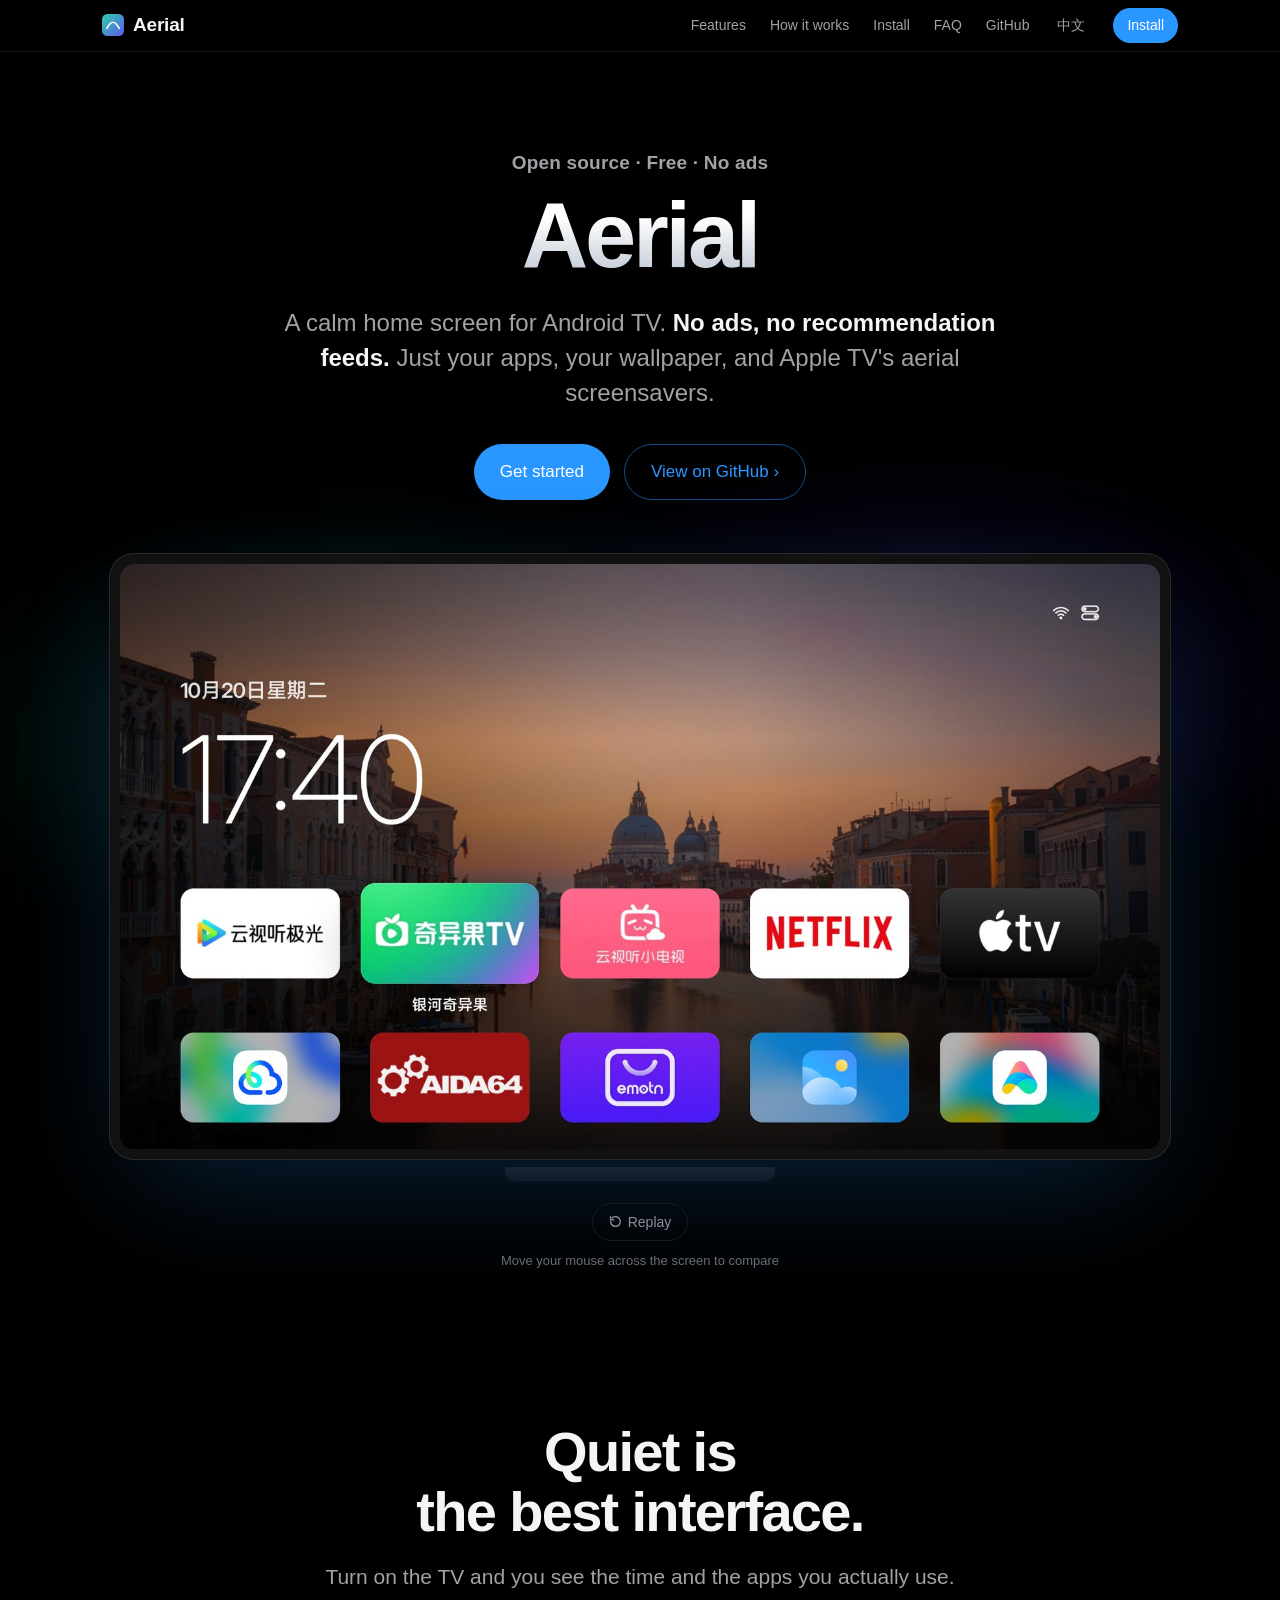
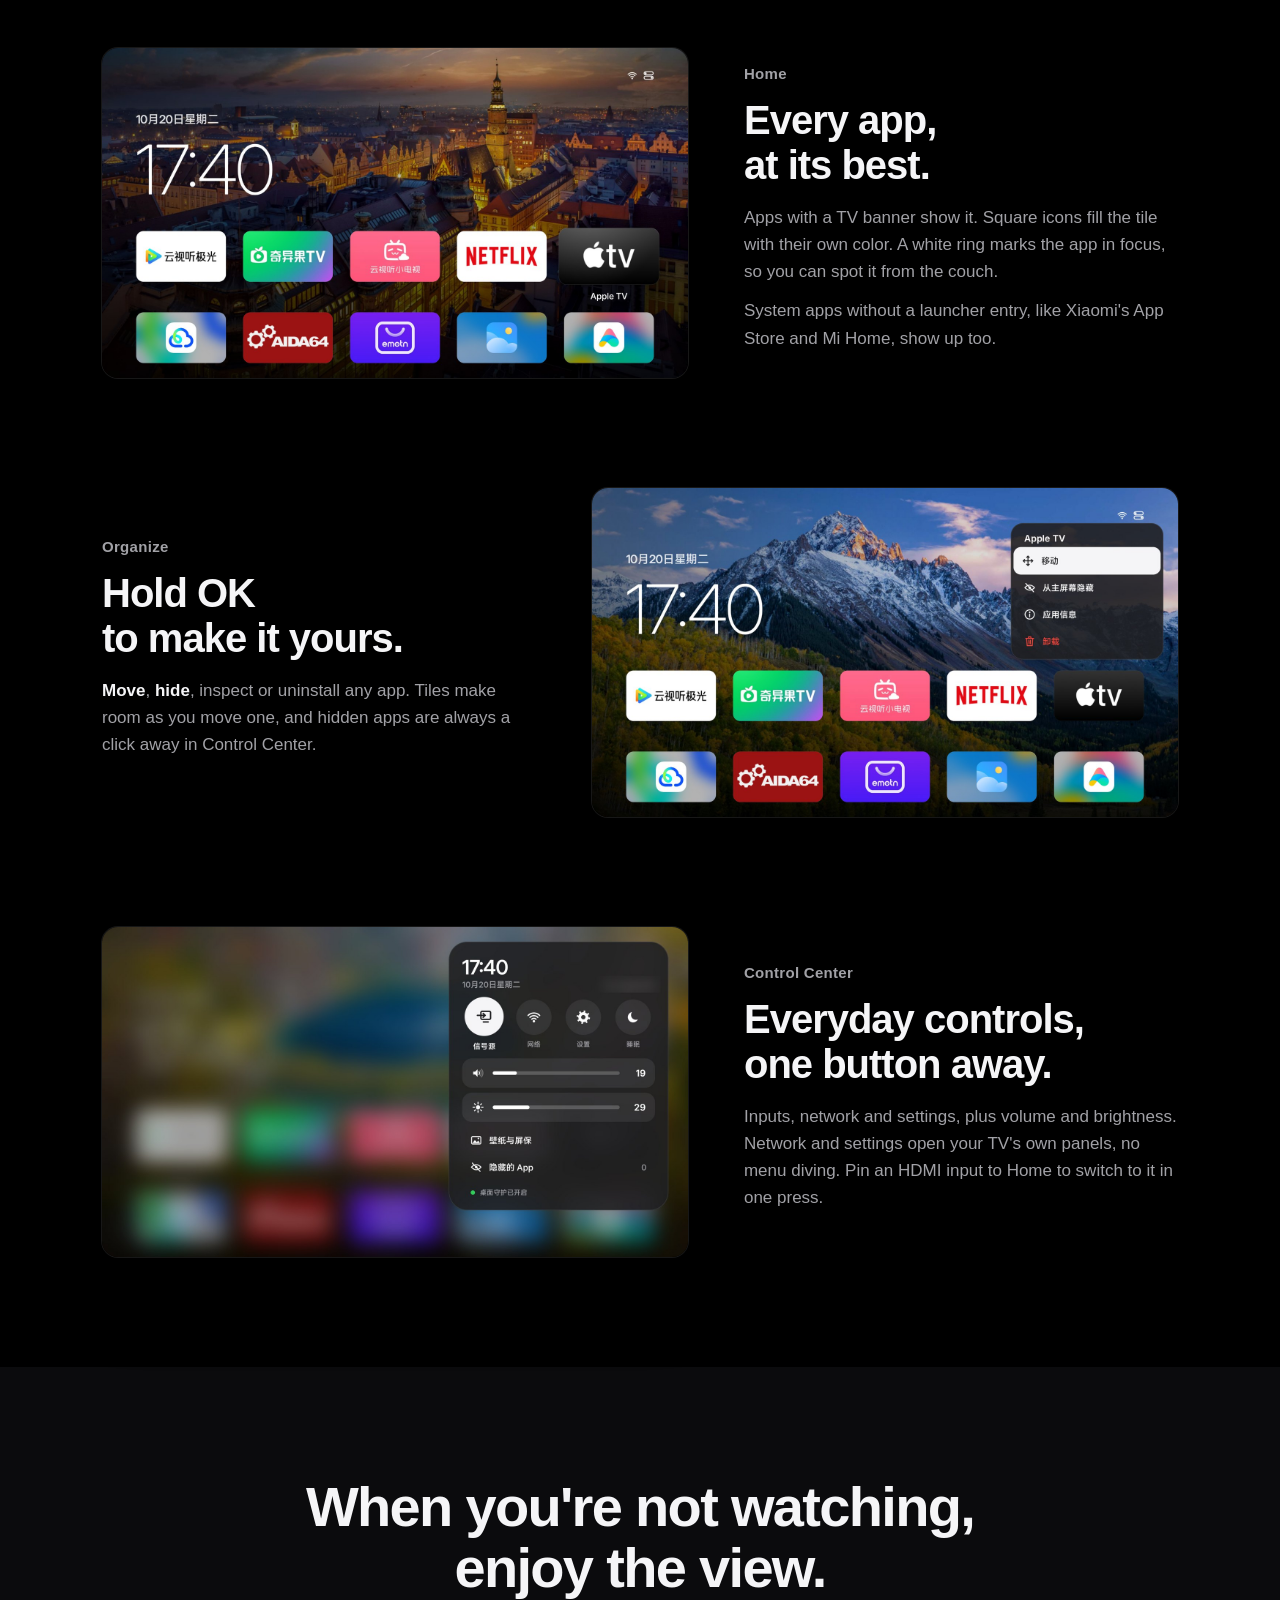
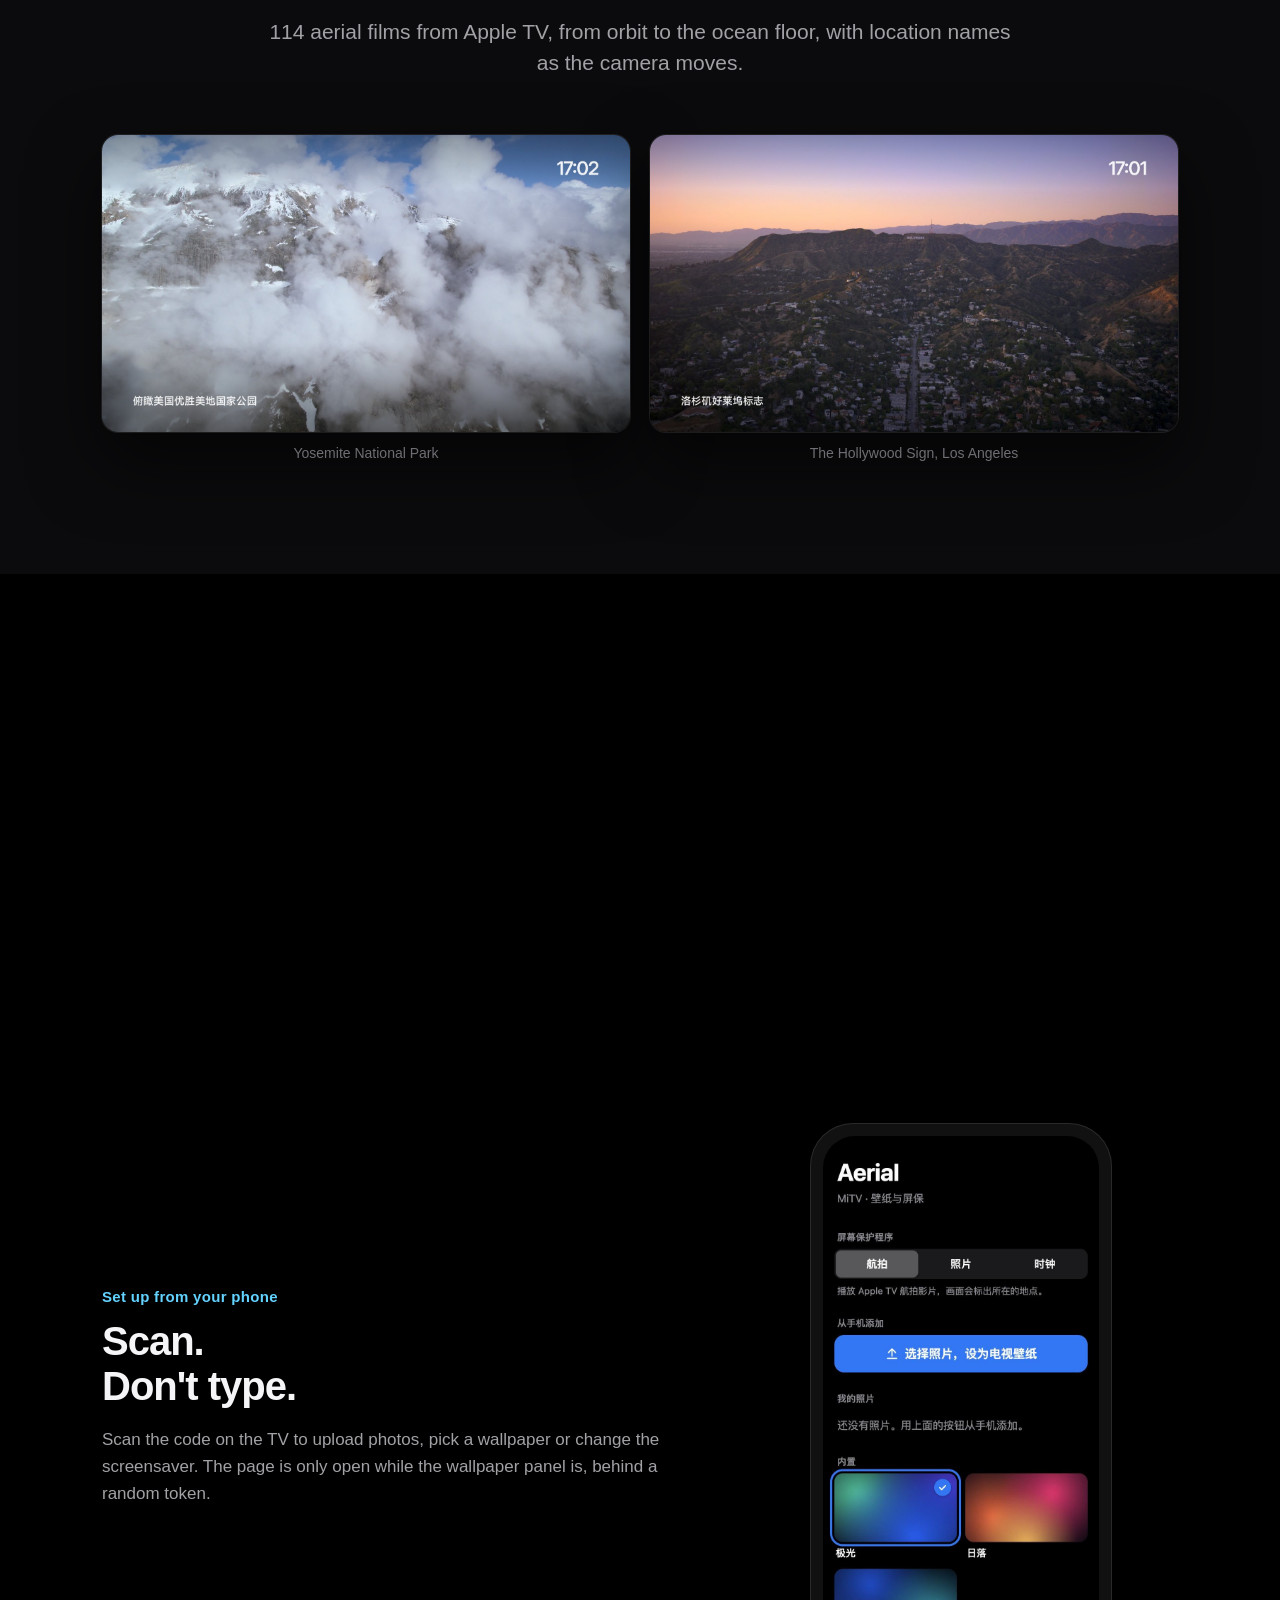
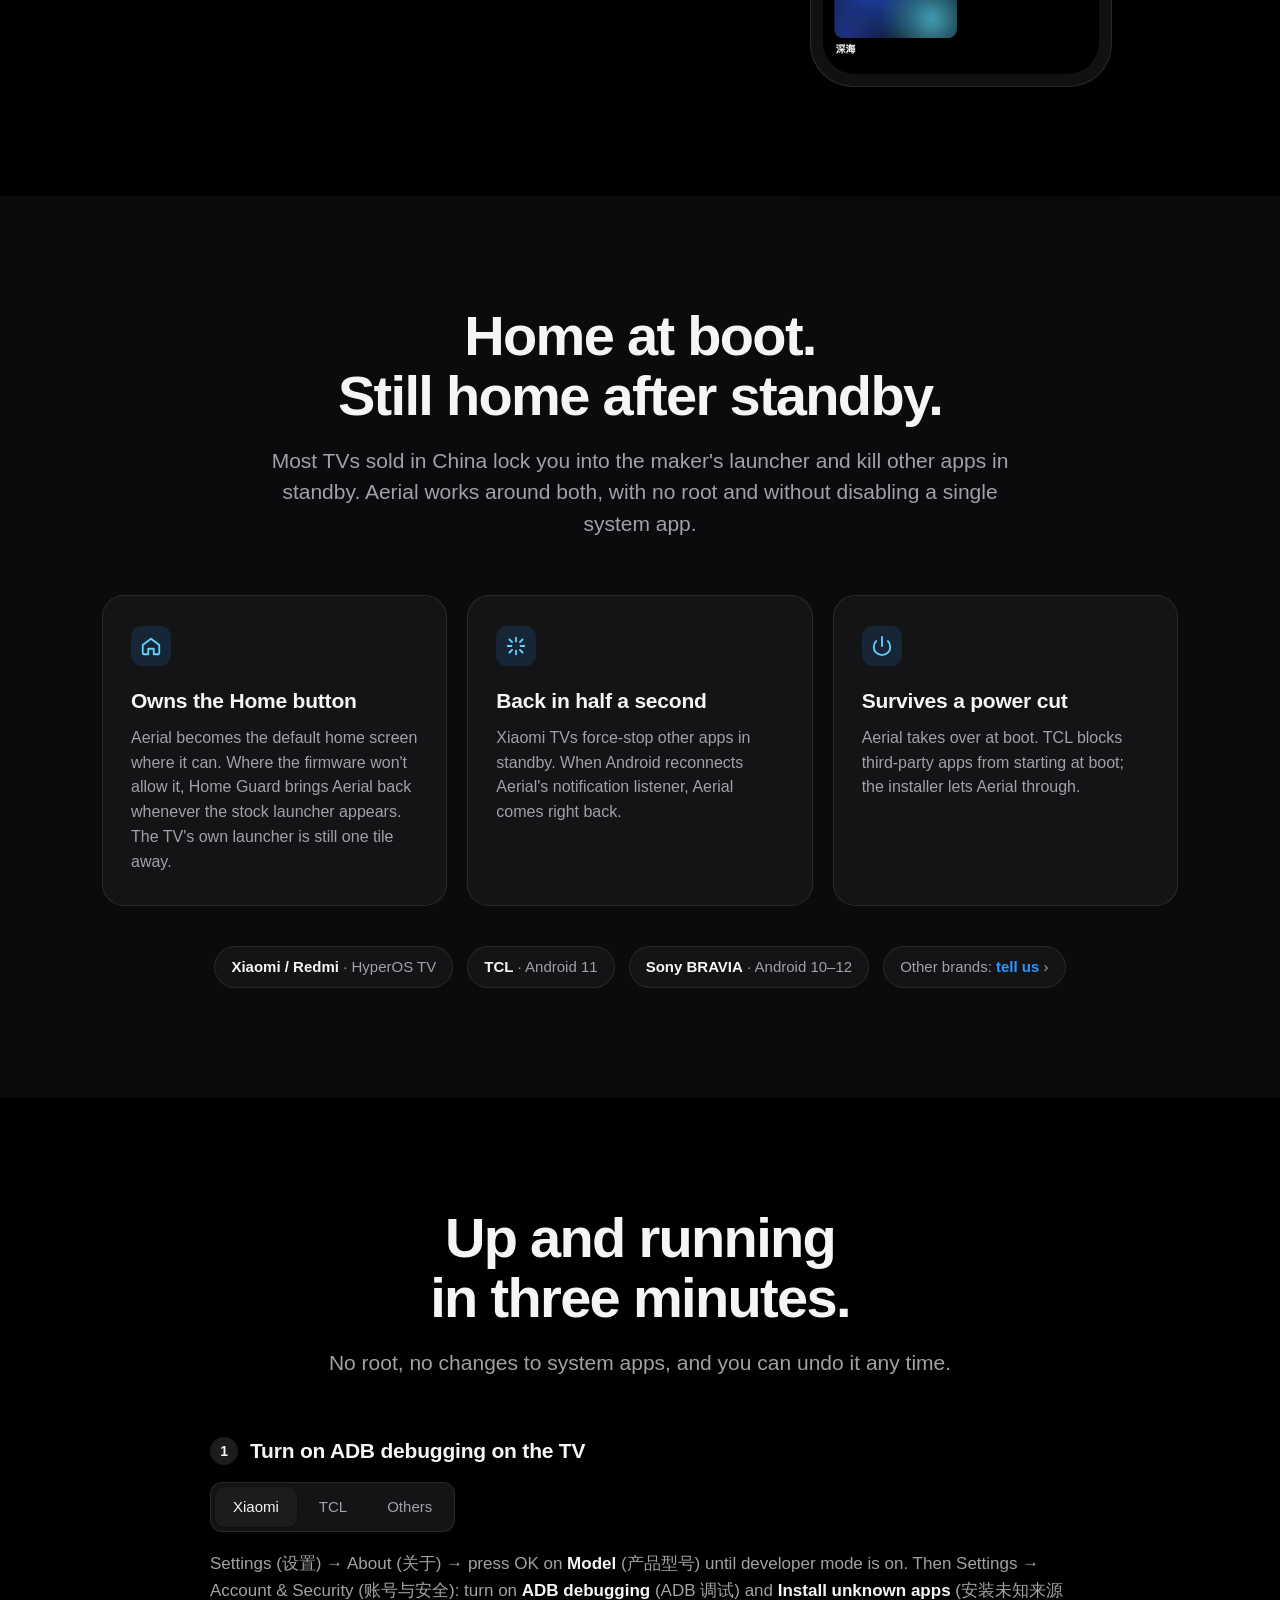
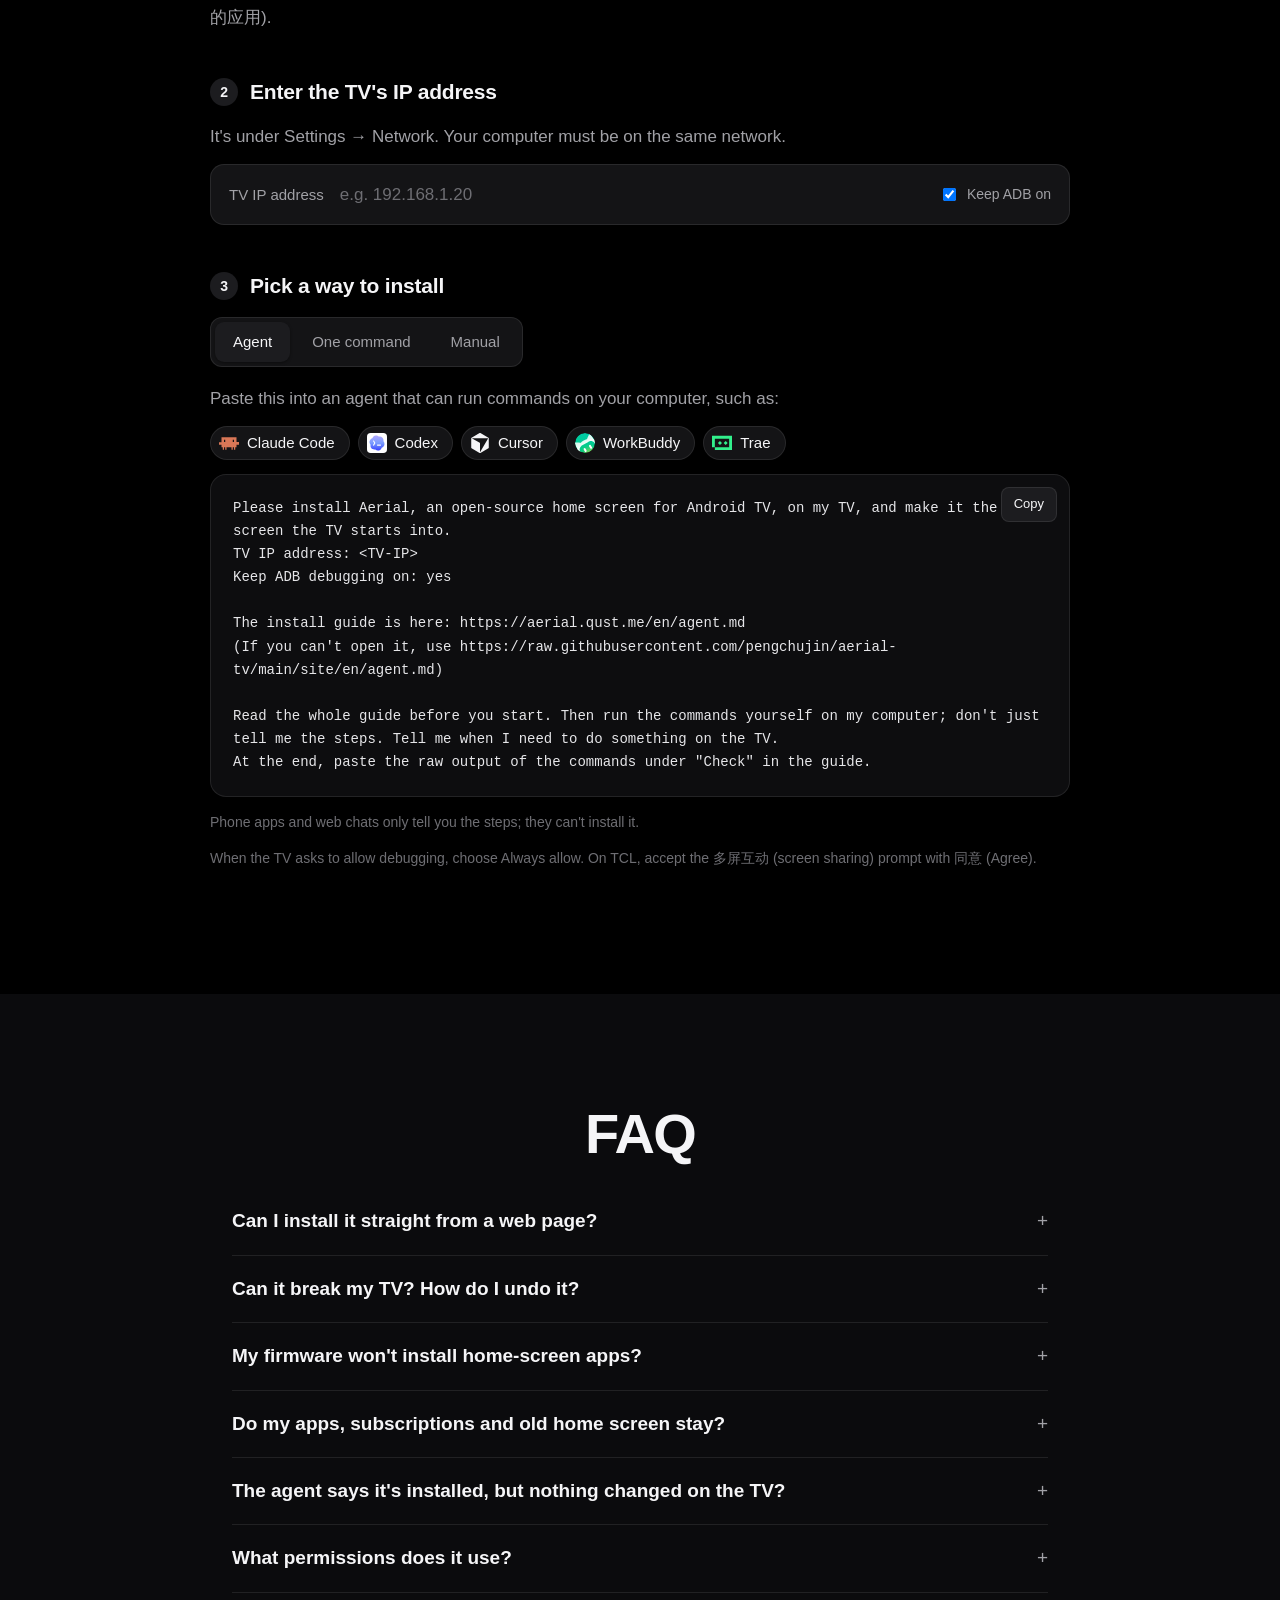
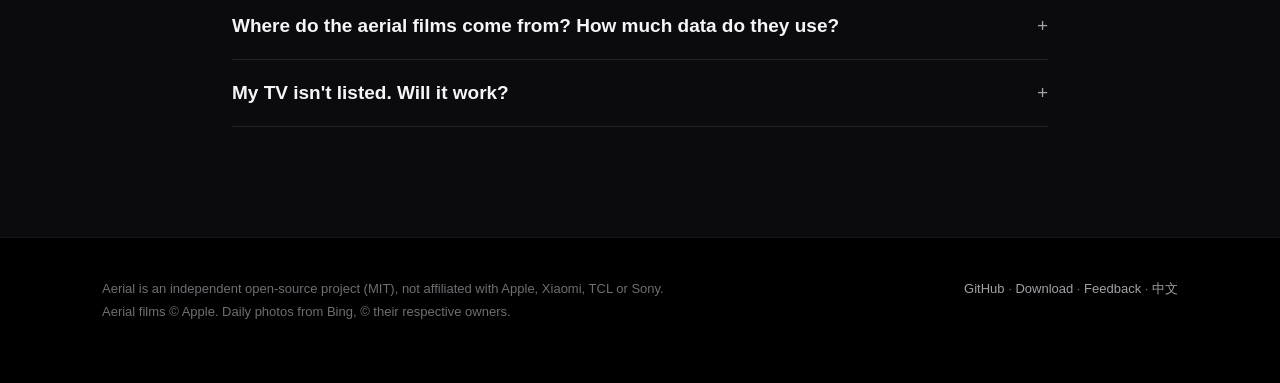
<file: site/index.html>
<!doctype html>
<html lang="zh-CN">
<head>
<meta charset="utf-8">
<meta name="viewport" content="width=device-width, initial-scale=1, viewport-fit=cover">
<script>
  // Open the page in the browser's language, unless the visitor picked one with the switcher.
  (function () {
    if (/bot|crawl|spider|slurp/i.test(navigator.userAgent)) return;
    var saved; try { saved = localStorage.getItem('aerial-lang'); } catch (e) {}
    var lang = (navigator.languages && navigator.languages[0]) || navigator.language || '';
    if (saved ? saved === 'en' : !/^zh/i.test(lang)) location.replace('en/' + location.hash);
  })();
</script>
<title>Aerial · 给国产电视的一块干净桌面</title>
<meta name="description" content="参照 tvOS 设计的开源 Android TV 桌面。没有广告，没有推荐流，只有你的 App、你的壁纸和航拍屏保。支持小米、TCL 等国产电视，开机自动接管。">
<meta property="og:title" content="Aerial · 给国产电视的一块干净桌面">
<meta property="og:description" content="参照 tvOS 设计的开源电视桌面，没有广告，开机自动接管。">
<meta property="og:image" content="img/home.jpg?v=3">
<meta name="theme-color" content="#000000">
<link rel="alternate" hreflang="zh" href="https://aerial.qust.me/">
<link rel="alternate" hreflang="en" href="https://aerial.qust.me/en/">
<link rel="alternate" hreflang="x-default" href="https://aerial.qust.me/en/">
<link rel="icon" href="favicon.svg" type="image/svg+xml">
<link rel="stylesheet" href="style.css?v=3">
</head>
<body>

<nav>
  <div class="wrap">
    <a class="brand" href="#top" aria-label="Aerial"><svg width="22" height="22" viewBox="0 0 32 32" aria-hidden="true"><defs><linearGradient id="g" x1="0" y1="0" x2="1" y2="1"><stop offset="0" stop-color="#2fd0a5"/><stop offset="1" stop-color="#5b5bf0"/></linearGradient></defs><rect width="32" height="32" rx="8" fill="url(#g)"/><path d="M7 21c3-6 6-9 9-9s6 3 9 9" fill="none" stroke="#fff" stroke-width="2.4" stroke-linecap="round"/></svg> Aerial</a>
    <div class="links">
      <a href="#features">功能</a>
      <a href="#how">接管原理</a>
      <a href="#install">安装</a>
      <a href="#faq">常见问题</a>
      <a href="https://github.com/pengchujin/aerial-tv">GitHub</a>
    </div>
    <a class="lang" href="en/" data-lang="en" hreflang="en" lang="en">English</a>
    <a class="cta" href="#install">安装</a>
  </div>
</nav>

<header class="hero" id="top">
  <div class="wrap">
    <p class="eyebrow">开源 · 免费 · 无广告</p>
    <h1>Aerial</h1>
    <p class="lede">给国产电视的一块干净桌面。<strong>没有广告，没有推荐流</strong>，只有你的 App、你的壁纸，和 Apple TV 的航拍屏保。</p>
    <div class="actions">
      <a class="btn primary" href="#install">开始安装</a>
      <a class="btn ghost" href="https://github.com/pengchujin/aerial-tv">在 GitHub 查看 ›</a>
    </div>
    <div class="tv reveal">
      <div class="glow"></div>
      <div class="screen compare" id="compare" role="slider" tabindex="0" aria-label="电视自带的桌面和 Aerial 的对比，左右移动查看" aria-valuemin="0" aria-valuemax="100" aria-valuenow="0">
        <img class="after" src="img/home.jpg?v=3" alt="Aerial 首页：大号时钟、风景壁纸和应用网格" width="1600" height="900">
        <img class="before" src="img/stock-xiaomi.jpg?v=3" alt="电视自带的桌面：满屏剧集推荐、会员和限免角标" width="1600" height="900">
        <div class="divider" aria-hidden="true"><span class="knob"><svg width="20" height="20" viewBox="0 0 24 24" fill="none" stroke="currentColor" stroke-width="2.4" stroke-linecap="round" stroke-linejoin="round"><path d="M9 6l-6 6 6 6M15 6l6 6-6 6"/></svg></span></div>
      </div>
      <div class="stand"></div>
      <div class="compare-legend">
        <button type="button" class="replay"><svg width="13" height="13" viewBox="0 0 24 24" fill="none" stroke="currentColor" stroke-width="2.6" stroke-linecap="round" stroke-linejoin="round" aria-hidden="true"><path d="M3 12a9 9 0 1 0 3-6.7"/><path d="M3 3v6h6"/></svg>再看一遍</button>
        <span class="compare-hint">在画面上左右移动鼠标对比</span>
      </div>
    </div>
  </div>
</header>

<section id="features">
  <div class="wrap">
    <div class="head reveal">
      <h2>安静，<br>是最好的界面。</h2>
      <p>打开电视，看到的是时间和你常用的 App。</p>
    </div>

    <div class="feature reveal">
      <div class="shot"><img src="img/focus.jpg?v=3" alt="聚焦在 Netflix 上的应用网格" loading="lazy" width="1600" height="900"></div>
      <div>
        <p class="kicker">首页</p>
        <h3>每个 App，<br>都有它该有的样子。</h3>
        <p>有电视横幅就用横幅，方形图标用自己的底色铺满磁贴。选中的 App 外面有一圈白边，坐在沙发上也看得清。</p>
        <p>小米「应用中心」「米家」这类藏起来的系统 App，也会出现在这里。</p>
      </div>
    </div>

    <div class="feature flip reveal">
      <div class="shot"><img src="img/menu.jpg?v=3" alt="长按菜单：移动、隐藏、应用信息、卸载" loading="lazy" width="1600" height="900"></div>
      <div>
        <p class="kicker">整理</p>
        <h3>长按一下，<br>想怎么排就怎么排。</h3>
        <p>长按 OK 键可以<strong>移动</strong>、<strong>隐藏</strong>、查看信息或卸载。移动时其他图标自动让位，隐藏的 App 随时能在控制中心找回来。</p>
      </div>
    </div>

    <div class="feature reveal">
      <div class="shot"><img src="img/control-center.jpg?v=3" alt="控制中心：信号源、网络、设置、音量和亮度" loading="lazy" width="1600" height="900"></div>
      <div>
        <p class="kicker">控制中心</p>
        <h3>常用的开关，<br>按一下菜单键就到。</h3>
        <p>信号源、网络、设置，加上音量和亮度。网络和设置直接打开电视自己的面板，不用一层层翻菜单。HDMI 也可以固定到首页，一键切换。</p>
      </div>
    </div>
  </div>
</section>

<section class="alt">
  <div class="wrap">
    <div class="head reveal">
      <h2>空闲的时候，<br>把客厅交给风景。</h2>
      <p>114 段 Apple TV 航拍影片，从太空到海底，镜头移动时标出地名。</p>
    </div>
    <div class="gallery reveal">
      <figure>
        <div class="shot"><img src="img/screensaver-aerial.jpg?v=3" alt="航拍屏保：俯瞰优胜美地国家公园" loading="lazy" width="1600" height="900"></div>
        <figcaption>优胜美地国家公园</figcaption>
      </figure>
      <figure>
        <div class="shot"><img src="img/screensaver-aerial-2.jpg?v=3" alt="航拍屏保：洛杉矶好莱坞标志" loading="lazy" width="1600" height="900"></div>
        <figcaption>洛杉矶好莱坞标志</figcaption>
      </figure>
    </div>
  </div>
</section>

<section>
  <div class="wrap">
    <div class="feature reveal">
      <div class="shot"><img src="img/wallpaper.jpg?v=3" alt="个性化面板" loading="lazy" width="1600" height="900"></div>
      <div>
        <p class="kicker">壁纸</p>
        <h3>每天一张新风景，<br>或者你自己的照片。</h3>
        <p>必应每日精选、8 组内置渐变，或者从手机传上来的照片。</p>
      </div>
    </div>
    <div class="phone-row reveal" style="margin-top:110px">
      <div>
        <p class="kicker">用手机设置</p>
        <h3 class="sub">扫一下，<br>不用遥控器打字。</h3>
        <p class="muted">扫描电视上的二维码，在手机上传照片、选壁纸、换屏保。页面只在壁纸面板打开时开放，地址带随机令牌。</p>
      </div>
      <div class="phone"><img src="img/phone.jpg?v=3" alt="手机上的个性化设置页" loading="lazy" width="780" height="1520"></div>
    </div>
  </div>
</section>

<section class="alt" id="how">
  <div class="wrap">
    <div class="head reveal">
      <h2>开机就是它。<br>待机也赶不走。</h2>
      <p>国产电视大多只认自家桌面，待机时还会清理第三方 App。Aerial 不需要 root，也不停用任何系统应用。</p>
    </div>
    <div class="grid3 reveal">
      <div class="tile">
        <div class="ic"><svg width="22" height="22" viewBox="0 0 24 24" fill="none" stroke="currentColor" stroke-width="2" stroke-linecap="round" stroke-linejoin="round"><path d="M3 11l9-7 9 7v9a1 1 0 0 1-1 1h-5v-6h-6v6H4a1 1 0 0 1-1-1z"/></svg></div>
        <h4>接管 HOME 键</h4>
        <p>能设为默认桌面就设；固件不让时，由桌面守护把 Aerial 拉回前台。电视自带的内容，从「桌面」磁贴随时进得去。</p>
      </div>
      <div class="tile">
        <div class="ic"><svg width="22" height="22" viewBox="0 0 24 24" fill="none" stroke="currentColor" stroke-width="2" stroke-linecap="round" stroke-linejoin="round"><path d="M12 3v4M12 17v4M4.9 4.9l2.8 2.8M16.3 16.3l2.8 2.8M3 12h4M17 12h4M4.9 19.1l2.8-2.8M16.3 7.7l2.8-2.8"/></svg></div>
        <h4>被杀后 0.5 秒复活</h4>
        <p>小米待机会强制停止第三方 App。系统重新绑定 Aerial 的通知监听时，它就回来了。</p>
      </div>
      <div class="tile">
        <div class="ic"><svg width="22" height="22" viewBox="0 0 24 24" fill="none" stroke="currentColor" stroke-width="2" stroke-linecap="round" stroke-linejoin="round"><path d="M12 2v10"/><path d="M18.4 6.6a9 9 0 1 1-12.8 0"/></svg></div>
        <h4>断电重启也是它</h4>
        <p>开机自动接管。TCL 默认拦截第三方 App 自启，安装脚本会帮你放行。</p>
      </div>
    </div>
    <div class="devices reveal">
      <span class="chip"><b>小米 / Redmi</b> · HyperOS TV</span>
      <span class="chip"><b>TCL</b> · Android 11</span>
      <span class="chip"><b>索尼 BRAVIA</b> · Android 10–12</span>
      <a class="chip chip-link" href="https://github.com/pengchujin/aerial-tv/issues">其他品牌：欢迎<b>反馈</b> ›</a>
    </div>
  </div>
</section>

<section id="install">
  <div class="wrap">
    <div class="head reveal">
      <h2>三分钟装好。</h2>
      <p>不用 root，不动系统应用，随时能还原。</p>
    </div>

    <div class="install reveal">
      <h3 class="step"><span>1</span>在电视上打开 ADB 调试</h3>
      <div class="tabs" role="tablist" data-tabs="brand">
        <button role="tab" aria-selected="true" data-tab="xiaomi">小米</button>
        <button role="tab" aria-selected="false" data-tab="tcl">TCL</button>
        <button role="tab" aria-selected="false" data-tab="oppo">OPPO</button>
        <button role="tab" aria-selected="false" data-tab="other">其他</button>
      </div>
      <div class="panel on" data-panel="xiaomi"><p>设置 → 关于 → 连续按 <b>产品型号</b>，进入开发者模式；再到 设置 → 账号与安全，打开 <b>ADB 调试</b> 和 <b>安装未知来源的应用</b>。</p></div>
      <div class="panel" data-panel="tcl"><p>设置 → 关于 → <b>本机信息</b>，快速按遥控器 <b>上下左右</b>，在底部出现的「更多」里打开 <b>ADB</b>。</p></div>
      <div class="panel" data-panel="oppo"><p>设置 → 系统 → 关于本机 → <b>设备型号</b>，按 <b>上上右右</b> 再按确认。</p></div>
      <div class="panel" data-panel="other"><p>设置 → 设备偏好设置 → 关于 → 连按 <b>内部版本号</b>（Build，不是「Android 版本」）7 次，再在开发者选项里打开 <b>USB 调试</b>。</p></div>

      <h3 class="step"><span>2</span>填上电视 IP</h3>
      <p class="hint">在电视的「设置 → 网络」里。电脑要和电视连同一个网络。</p>
      <div class="field">
        <label for="ip">电视 IP</label>
        <input id="ip" inputmode="decimal" autocomplete="off" spellcheck="false" placeholder="例如 192.168.1.20">
        <label class="opt"><input type="checkbox" id="keep" checked> 保持 ADB 常开</label>
      </div>

      <h3 class="step"><span>3</span>选一种方式安装</h3>
      <div class="tabs" role="tablist" data-tabs="method">
        <button role="tab" aria-selected="true" data-tab="agent">交给 Agent</button>
        <button role="tab" aria-selected="false" data-tab="cli">一行命令</button>
        <button role="tab" aria-selected="false" data-tab="manual">手动</button>
      </div>

      <div class="panel on" data-panel="agent">
        <p>复制给能在电脑上运行命令的 Agent，比如：</p>
        <ul class="agents">
          <li><img src="img/agents/workbuddy.svg" alt="" width="20" height="20">WorkBuddy</li>
          <li><img src="img/agents/doubao.svg" alt="" width="20" height="20">豆包电脑版</li>
          <li><img src="img/agents/qwen.svg" alt="" width="20" height="20">千问电脑版</li>
          <li><img src="img/agents/trae.svg" alt="" width="20" height="20">Trae</li>
          <li><img src="img/agents/claude-code.svg" alt="" width="20" height="20">Claude Code</li>
          <li><img src="img/agents/codex.svg" alt="" width="20" height="20">Codex</li>
        </ul>
        <div class="code"><button class="copy" data-copy="prompt">复制</button><pre id="prompt"></pre></div>
        <p class="note">手机 App 和网页版聊天只会把步骤告诉你，装不了。</p>
      </div>

      <div class="panel" data-panel="cli">
        <p>在 macOS 或 Linux 终端里运行，没有 adb 会自动下载。Windows 请交给 Agent。</p>
        <div class="code"><button class="copy" data-copy="cmd">复制</button><pre id="cmd"></pre></div>
      </div>

      <div class="panel" data-panel="manual">
        <p>先下载 <a href="download/aerial-standard.apk"><b>aerial-standard.apk</b></a>，再运行：</p>
        <div class="code"><button class="copy" data-copy="manualcmd">复制</button><pre id="manualcmd"></pre></div>
      </div>

      <p class="note">电视问是否允许调试时，选「始终允许」。TCL 会弹「多屏互动：正在发起应用推送」，选「同意」。</p>
    </div>
  </div>
</section>

<section class="alt" id="faq">
  <div class="wrap" style="max-width:860px">
    <div class="head reveal" style="margin-bottom:24px"><h2>常见问题</h2></div>
    <div class="reveal">
      <details>
        <summary>能不能打开网页就直接装到电视上？</summary>
        <p>做不到。网页没法直接连接电视的网络 ADB，电视的 USB 口也不能被电脑当成设备连接。最接近「一键」的，就是上面的 Agent 提示词和一行命令。</p>
      </details>
      <details>
        <summary>会不会把电视弄坏？怎么还原？</summary>
        <p>不会卸载、停用或修改任何系统应用，只授予了几项权限，改了桌面和屏保设置。用命令还原：把一行命令最后的 <code>bash</code> 换成 <code>bash -s restore</code>，再加 <code>--uninstall</code> 会顺便卸载 Aerial。用 Agent 还原，把这段交给它：</p>
        <div class="code"><button class="copy" data-copy="restoreprompt">复制</button><pre id="restoreprompt"></pre></div>
      </details>
      <details>
        <summary>提示固件不允许安装桌面类 App？</summary>
        <p>改装不声明桌面的版本：一行命令最后加 <code>-s guard</code>，手动安装就下载 <a href="download/aerial-guard.apk">aerial-guard.apk</a>。</p>
      </details>
      <details>
        <summary>会员、App 和原来的桌面还在吗？</summary>
        <p>都在。Aerial 只换桌面，App、账号和会员都不变。原来的桌面也留在 App 列表里，打开就是原来的界面和推荐内容。开机广告是固件在 Aerial 启动前播的，去不掉。</p>
      </details>
      <details>
        <summary>Agent 说装好了，电视上却没变？</summary>
        <p>有的 Agent 会没运行命令就说成功。让它按 <a href="agent.md">安装说明</a> 的「验收」把命令的原始输出贴出来：最后一条里有 <code>app.orchard.tv</code> 才算装好。</p>
      </details>
      <details>
        <summary>没有电脑，只用手机能装吗？</summary>
        <p>有用户用手机上的 ADB 工具（比如甲壳虫 ADB 助手）装成功过，我们没有测试。要运行的命令和 <a href="agent.md">安装说明</a> 里 Windows 的逐条步骤一样。</p>
      </details>
      <details>
        <summary>需要哪些权限？</summary>
        <p><code>WRITE_SECURE_SETTINGS</code>：桌面守护被系统关掉后重新打开。通知监听：被杀或开机后由系统拉起，不读取任何通知。无障碍：只看哪个窗口到了前台，不读屏幕内容。定位：只用来显示 Wi-Fi 名称。</p>
      </details>
      <details>
        <summary>航拍影片从哪来？费流量吗？</summary>
        <p>从 Apple 的服务器直接播放，Aerial 只保存地址和地名。1080p H.264，码率约 15–20 Mbps。连不上时自动改用照片屏保。</p>
      </details>
      <details>
        <summary>我的电视不在列表里，能用吗？</summary>
        <p>大概率可以，原生 Android TV / Google TV 最省事。LG webOS、三星 Tizen、华为智慧屏（鸿蒙）和 Android 4.4 及更老的电视不支持。遇到问题请到 <a href="https://github.com/pengchujin/aerial-tv/issues">GitHub 提 Issue</a>，附上型号和安装输出。</p>
      </details>
    </div>
  </div>
</section>

<footer>
  <div class="wrap">
    <div>
      Aerial 是独立的开源项目（MIT 许可），与 Apple、小米、TCL、索尼均无关联。<br>
      航拍影片版权归 Apple 所有；每日精选图片来自必应，版权归原作者所有。
    </div>
    <div><a href="https://github.com/pengchujin/aerial-tv">GitHub</a> · <a href="download/aerial-standard.apk">下载</a> · <a href="https://github.com/pengchujin/aerial-tv/issues">反馈</a> · <a href="en/" data-lang="en" lang="en">English</a></div>
  </div>
</footer>

<script>
  window.T = {
    ip: '<电视IP>',
    copy: '复制',
    copied: '已复制',
    tclOnly: '仅 TCL：允许开机自启',
    guide: '/agent.md',
    prompt: (ip, keep, guide) =>
`请帮我把开源电视桌面 Aerial 装到我的电视上，并设为开机进入的桌面。
电视 IP：${ip}
保持 ADB 常开：${keep ? '要' : '不要'}

安装说明在这里：${guide}
（打不开时用 https://raw.githubusercontent.com/pengchujin/aerial-tv/main/site/agent.md ）

请先完整读完安装说明再动手，然后在我的电脑上亲自运行命令，不要只把步骤告诉我。需要我在电视上操作时提醒我。
最后按说明里的「验收」，把那几条命令的原始输出贴给我。`,
    restore: (ip, guide) =>
`请按 ${guide} 里「还原」部分的步骤，把我电视（IP：${ip}）的桌面还原成原来的，Aerial 先不卸载。请在我的电脑上亲自运行命令，最后把 adb shell "dumpsys window | grep mCurrentFocus" 的原始输出贴给我。`,
  };
</script>
<script src="app.js?v=3"></script>
</body>
</html>
</file>
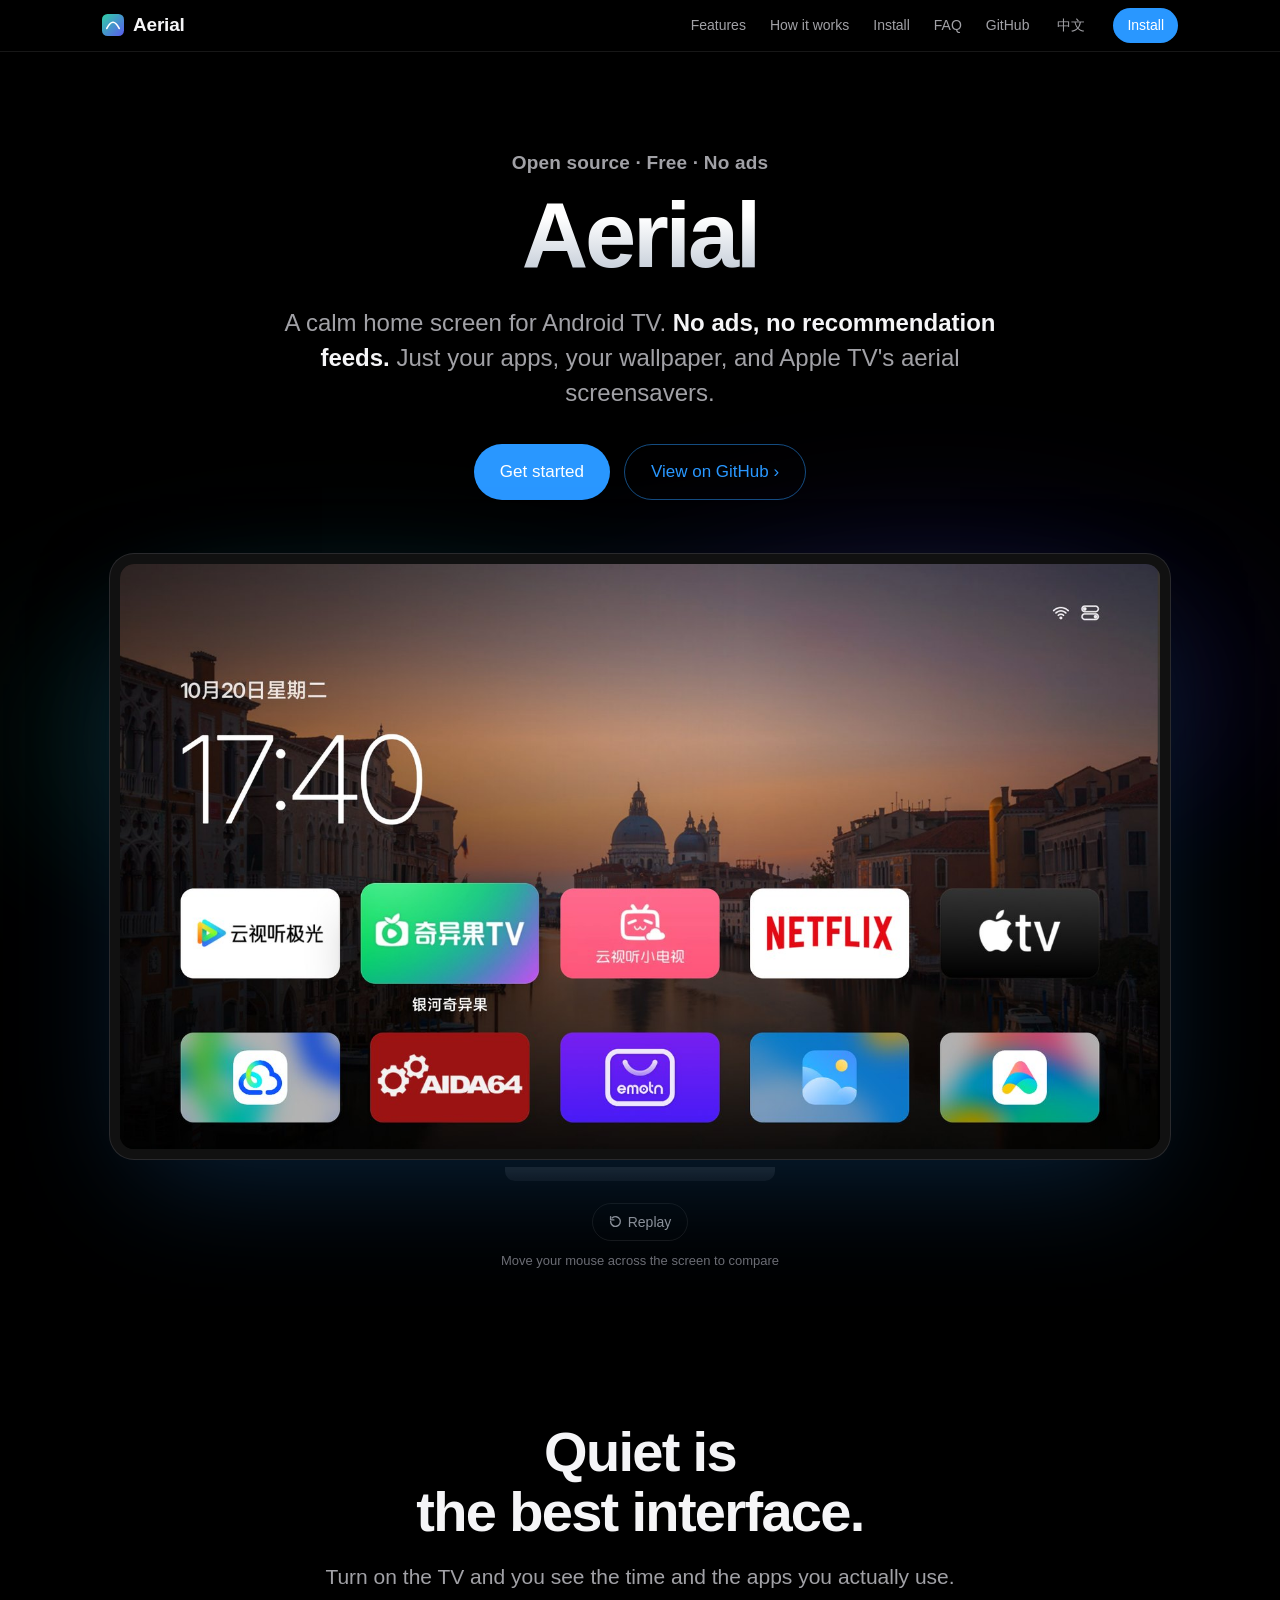
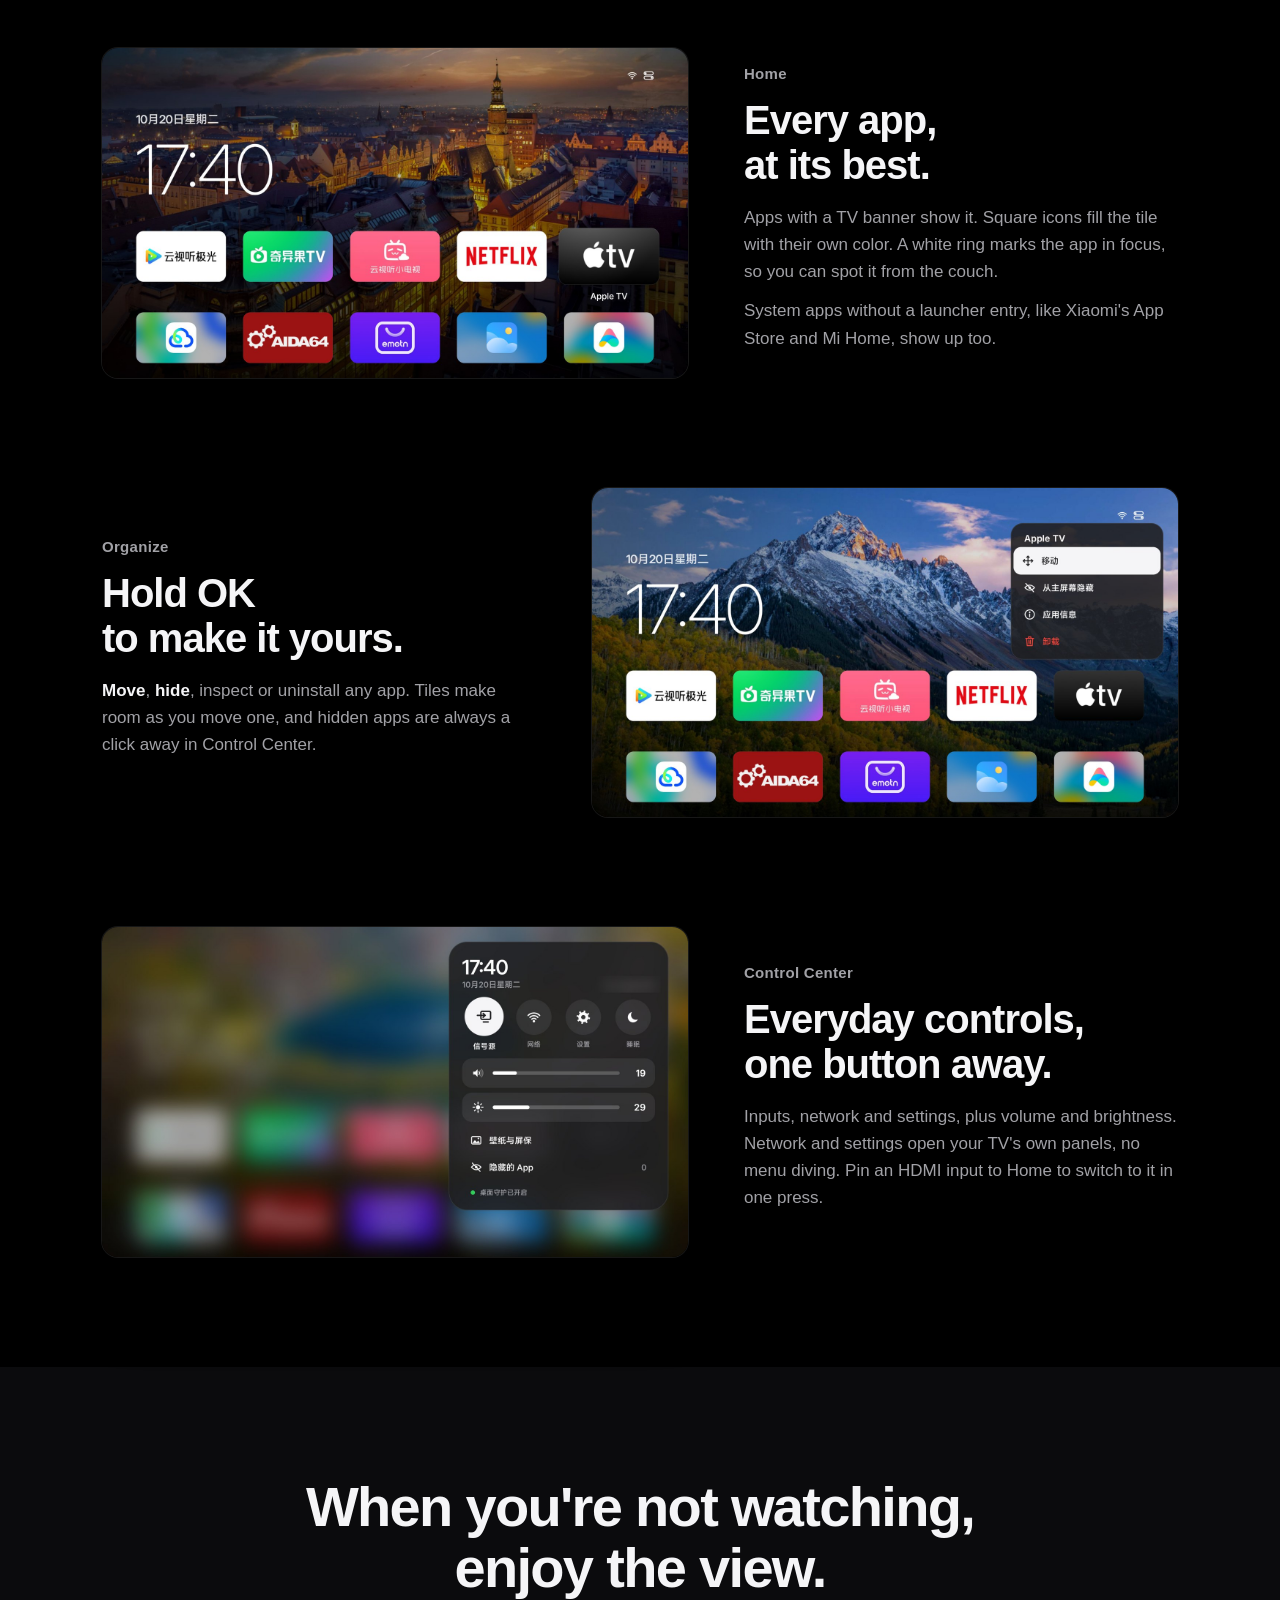
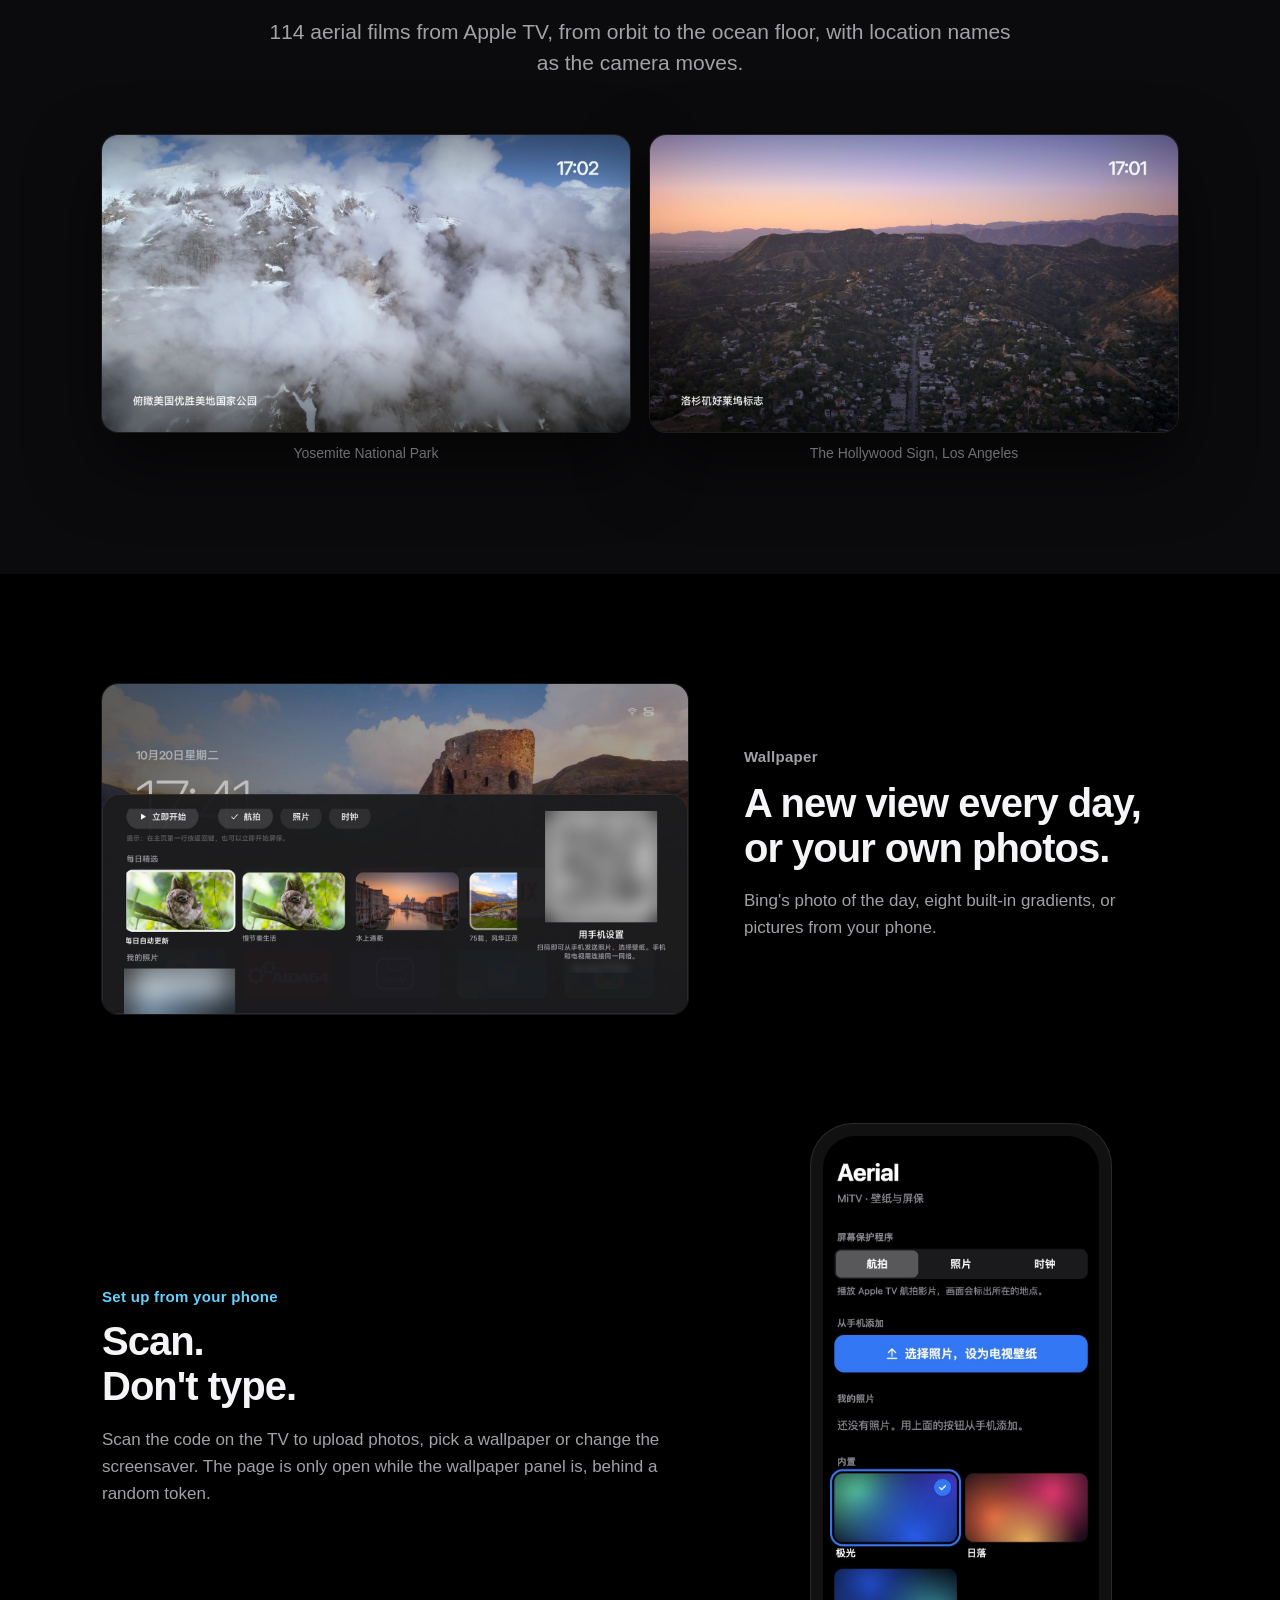
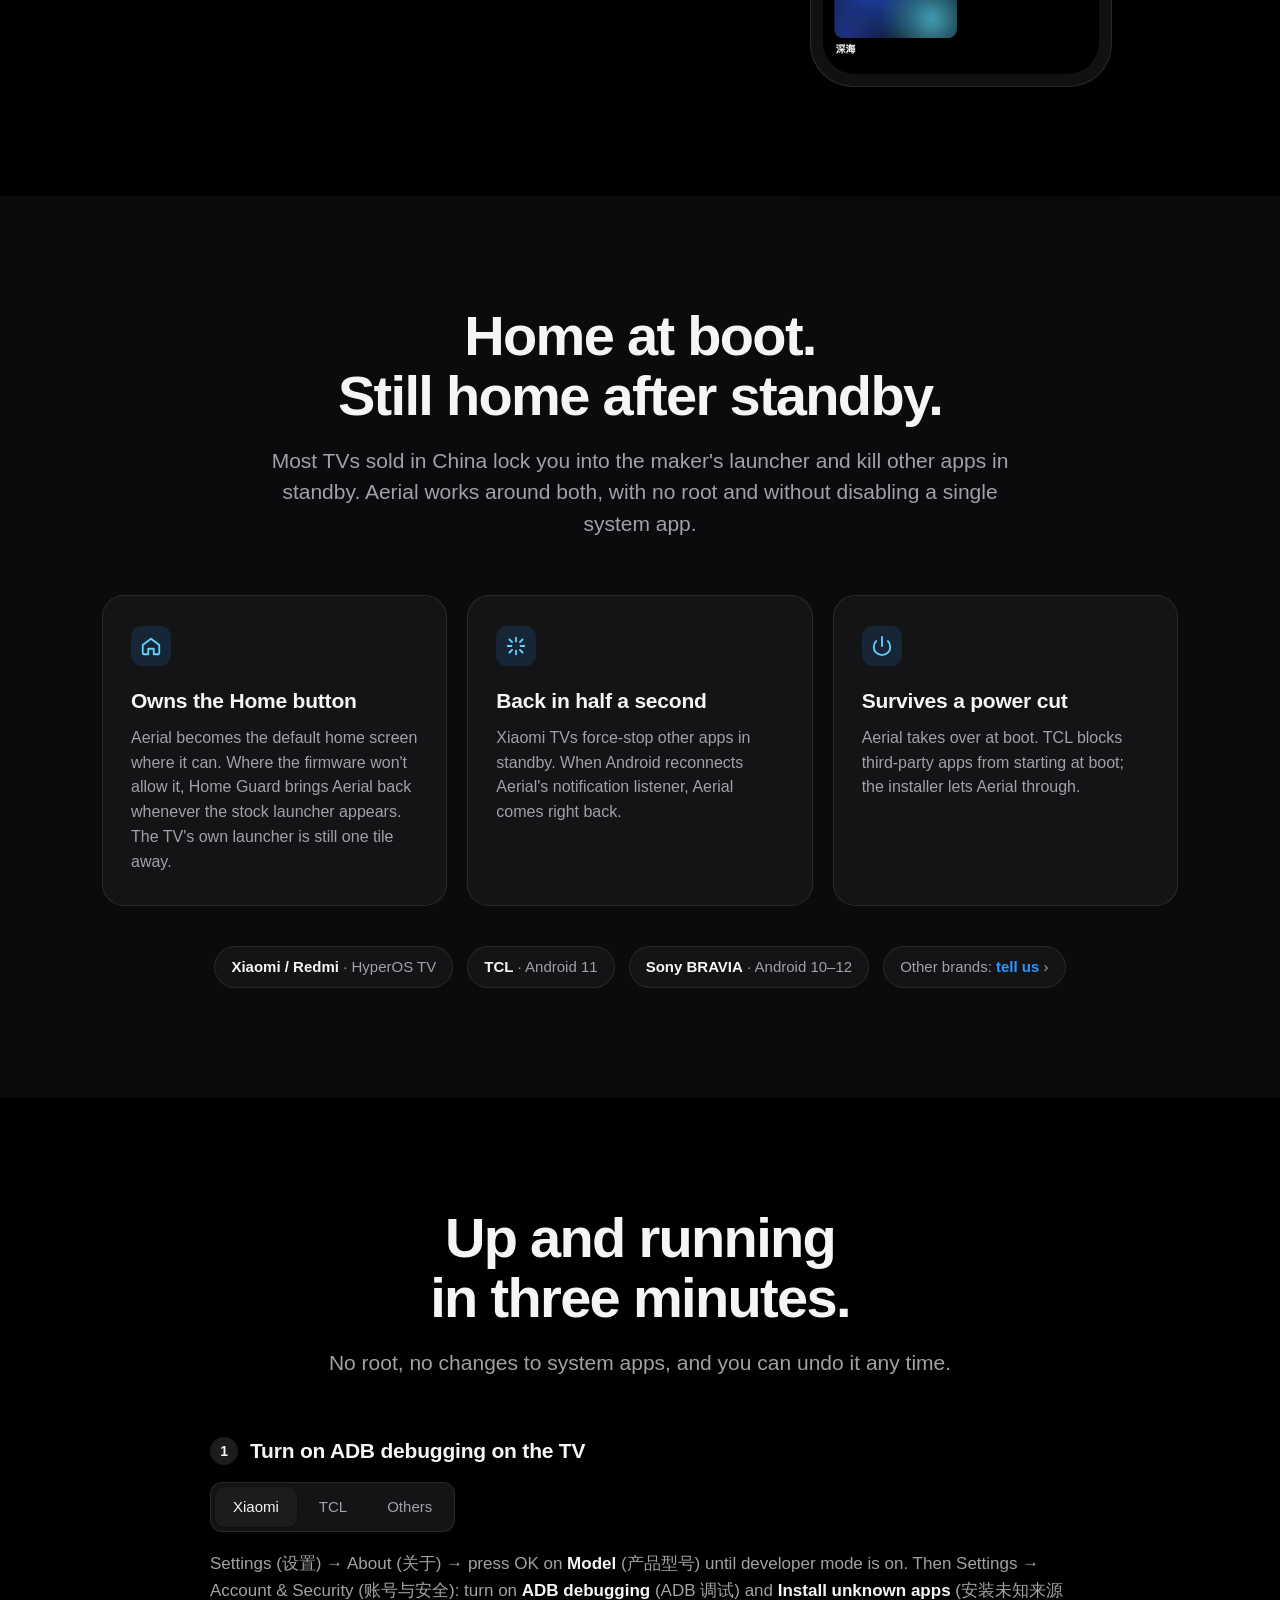
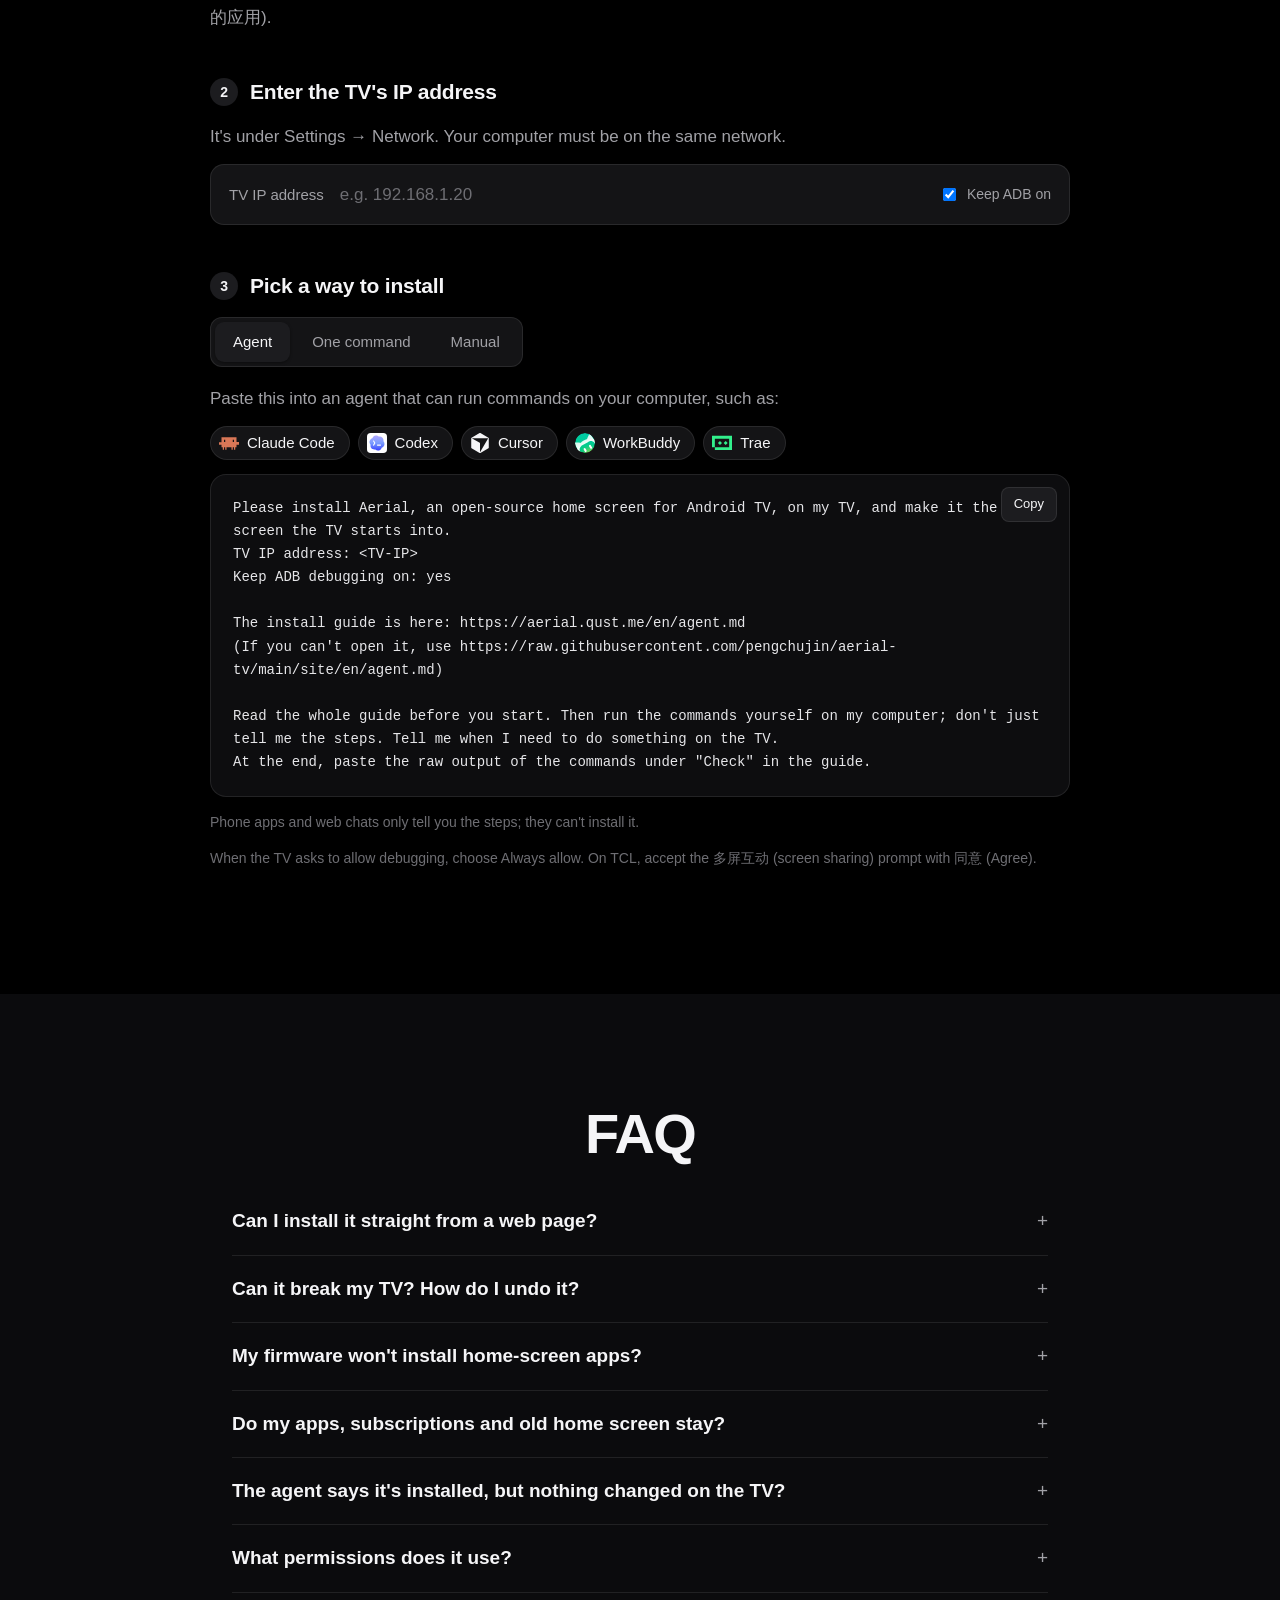
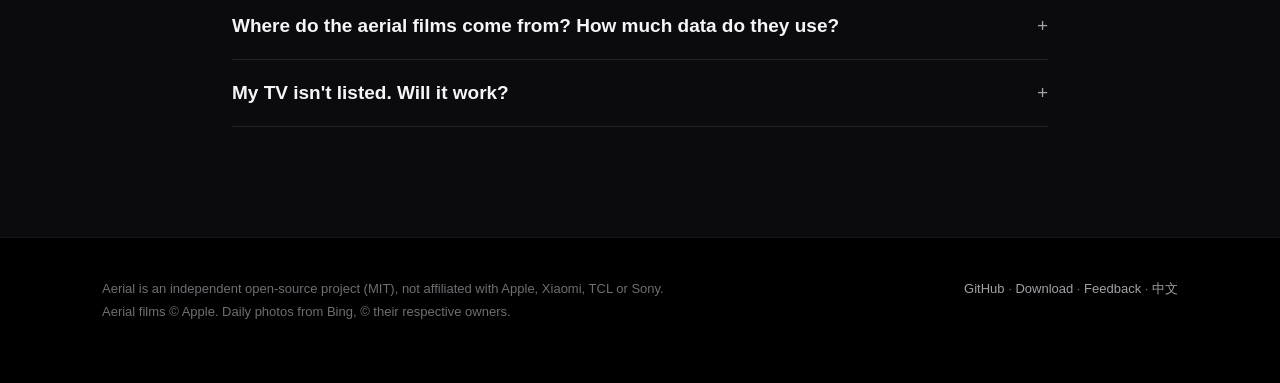
<file: site/en/index.html>
<!doctype html>
<html lang="en">
<head>
<meta charset="utf-8">
<meta name="viewport" content="width=device-width, initial-scale=1, viewport-fit=cover">
<script>
  // Open the page in the browser's language, unless the visitor picked one with the switcher.
  (function () {
    if (/bot|crawl|spider|slurp/i.test(navigator.userAgent)) return;
    var saved; try { saved = localStorage.getItem('aerial-lang'); } catch (e) {}
    var lang = (navigator.languages && navigator.languages[0]) || navigator.language || '';
    if (saved ? saved === 'zh' : /^zh/i.test(lang)) location.replace('../' + location.hash);
  })();
</script>
<title>Aerial · A calm home screen for Android TV</title>
<meta name="description" content="An open-source, tvOS-style home screen for Android TV. No ads, no recommendation feeds. Just your apps, your wallpaper and Apple TV's aerial screensavers. Built for Xiaomi, TCL and other TVs sold in China.">
<meta property="og:title" content="Aerial · A calm home screen for Android TV">
<meta property="og:description" content="An open-source, tvOS-style home screen for Android TV. No ads, and it stays your home screen.">
<meta property="og:image" content="../img/home.jpg?v=3">
<meta name="theme-color" content="#000000">
<link rel="alternate" hreflang="zh" href="https://aerial.qust.me/">
<link rel="alternate" hreflang="en" href="https://aerial.qust.me/en/">
<link rel="alternate" hreflang="x-default" href="https://aerial.qust.me/en/">
<link rel="icon" href="../favicon.svg" type="image/svg+xml">
<link rel="stylesheet" href="../style.css?v=3">
</head>
<body>

<nav>
  <div class="wrap">
    <a class="brand" href="#top" aria-label="Aerial"><svg width="22" height="22" viewBox="0 0 32 32" aria-hidden="true"><defs><linearGradient id="g" x1="0" y1="0" x2="1" y2="1"><stop offset="0" stop-color="#2fd0a5"/><stop offset="1" stop-color="#5b5bf0"/></linearGradient></defs><rect width="32" height="32" rx="8" fill="url(#g)"/><path d="M7 21c3-6 6-9 9-9s6 3 9 9" fill="none" stroke="#fff" stroke-width="2.4" stroke-linecap="round"/></svg> Aerial</a>
    <div class="links">
      <a href="#features">Features</a>
      <a href="#how">How it works</a>
      <a href="#install">Install</a>
      <a href="#faq">FAQ</a>
      <a href="https://github.com/pengchujin/aerial-tv">GitHub</a>
    </div>
    <a class="lang" href="../" data-lang="zh" hreflang="zh" lang="zh-CN">中文</a>
    <a class="cta" href="#install">Install</a>
  </div>
</nav>

<header class="hero" id="top">
  <div class="wrap">
    <p class="eyebrow">Open source · Free · No ads</p>
    <h1>Aerial</h1>
    <p class="lede">A calm home screen for Android TV. <strong>No ads, no recommendation feeds.</strong> Just your apps, your wallpaper, and Apple TV's aerial screensavers.</p>
    <div class="actions">
      <a class="btn primary" href="#install">Get started</a>
      <a class="btn ghost" href="https://github.com/pengchujin/aerial-tv">View on GitHub ›</a>
    </div>
    <div class="tv reveal">
      <div class="glow"></div>
      <div class="screen compare" id="compare" role="slider" tabindex="0" aria-label="The TV's stock home screen compared with Aerial. Move left or right to compare." aria-valuemin="0" aria-valuemax="100" aria-valuenow="0">
        <img class="after" src="../img/home.jpg?v=3" alt="Aerial's home screen: a large clock, a landscape wallpaper and a grid of apps" width="1600" height="900">
        <img class="before" src="../img/stock-xiaomi.jpg?v=3" alt="The TV's stock home screen, covered in show recommendations and membership badges" width="1600" height="900">
        <div class="divider" aria-hidden="true"><span class="knob"><svg width="20" height="20" viewBox="0 0 24 24" fill="none" stroke="currentColor" stroke-width="2.4" stroke-linecap="round" stroke-linejoin="round"><path d="M9 6l-6 6 6 6M15 6l6 6-6 6"/></svg></span></div>
      </div>
      <div class="stand"></div>
      <div class="compare-legend">
        <button type="button" class="replay"><svg width="13" height="13" viewBox="0 0 24 24" fill="none" stroke="currentColor" stroke-width="2.6" stroke-linecap="round" stroke-linejoin="round" aria-hidden="true"><path d="M3 12a9 9 0 1 0 3-6.7"/><path d="M3 3v6h6"/></svg>Replay</button>
        <span class="compare-hint">Move your mouse across the screen to compare</span>
      </div>
    </div>
  </div>
</header>

<section id="features">
  <div class="wrap">
    <div class="head reveal">
      <h2>Quiet is<br>the best interface.</h2>
      <p>Turn on the TV and you see the time and the apps you actually use.</p>
    </div>

    <div class="feature reveal">
      <div class="shot"><img src="../img/focus.jpg?v=3" alt="The app grid with Netflix in focus" loading="lazy" width="1600" height="900"></div>
      <div>
        <p class="kicker">Home</p>
        <h3>Every app,<br>at its best.</h3>
        <p>Apps with a TV banner show it. Square icons fill the tile with their own color. A white ring marks the app in focus, so you can spot it from the couch.</p>
        <p>System apps without a launcher entry, like Xiaomi's App Store and Mi Home, show up too.</p>
      </div>
    </div>

    <div class="feature flip reveal">
      <div class="shot"><img src="../img/menu.jpg?v=3" alt="The long-press menu: Move, Hide, App Info, Uninstall" loading="lazy" width="1600" height="900"></div>
      <div>
        <p class="kicker">Organize</p>
        <h3>Hold OK<br>to make it yours.</h3>
        <p><strong>Move</strong>, <strong>hide</strong>, inspect or uninstall any app. Tiles make room as you move one, and hidden apps are always a click away in Control Center.</p>
      </div>
    </div>

    <div class="feature reveal">
      <div class="shot"><img src="../img/control-center.jpg?v=3" alt="Control Center: inputs, network, settings, volume and brightness" loading="lazy" width="1600" height="900"></div>
      <div>
        <p class="kicker">Control Center</p>
        <h3>Everyday controls,<br>one button away.</h3>
        <p>Inputs, network and settings, plus volume and brightness. Network and settings open your TV's own panels, no menu diving. Pin an HDMI input to Home to switch to it in one press.</p>
      </div>
    </div>
  </div>
</section>

<section class="alt">
  <div class="wrap">
    <div class="head reveal">
      <h2>When you're not watching,<br>enjoy the view.</h2>
      <p>114 aerial films from Apple TV, from orbit to the ocean floor, with location names as the camera moves.</p>
    </div>
    <div class="gallery reveal">
      <figure>
        <div class="shot"><img src="../img/screensaver-aerial.jpg?v=3" alt="Aerial screensaver over Yosemite National Park" loading="lazy" width="1600" height="900"></div>
        <figcaption>Yosemite National Park</figcaption>
      </figure>
      <figure>
        <div class="shot"><img src="../img/screensaver-aerial-2.jpg?v=3" alt="Aerial screensaver over the Hollywood Sign in Los Angeles" loading="lazy" width="1600" height="900"></div>
        <figcaption>The Hollywood Sign, Los Angeles</figcaption>
      </figure>
    </div>
  </div>
</section>

<section>
  <div class="wrap">
    <div class="feature reveal">
      <div class="shot"><img src="../img/wallpaper.jpg?v=3" alt="The Personalize panel" loading="lazy" width="1600" height="900"></div>
      <div>
        <p class="kicker">Wallpaper</p>
        <h3>A new view every day,<br>or your own photos.</h3>
        <p>Bing's photo of the day, eight built-in gradients, or pictures from your phone.</p>
      </div>
    </div>
    <div class="phone-row reveal" style="margin-top:110px">
      <div>
        <p class="kicker">Set up from your phone</p>
        <h3 class="sub">Scan.<br>Don't type.</h3>
        <p class="muted">Scan the code on the TV to upload photos, pick a wallpaper or change the screensaver. The page is only open while the wallpaper panel is, behind a random token.</p>
      </div>
      <div class="phone"><img src="../img/phone.jpg?v=3" alt="The wallpaper and screensaver page on a phone" loading="lazy" width="780" height="1520"></div>
    </div>
  </div>
</section>

<section class="alt" id="how">
  <div class="wrap">
    <div class="head reveal">
      <h2>Home at boot.<br>Still home after standby.</h2>
      <p>Most TVs sold in China lock you into the maker's launcher and kill other apps in standby. Aerial works around both, with no root and without disabling a single system app.</p>
    </div>
    <div class="grid3 reveal">
      <div class="tile">
        <div class="ic"><svg width="22" height="22" viewBox="0 0 24 24" fill="none" stroke="currentColor" stroke-width="2" stroke-linecap="round" stroke-linejoin="round"><path d="M3 11l9-7 9 7v9a1 1 0 0 1-1 1h-5v-6h-6v6H4a1 1 0 0 1-1-1z"/></svg></div>
        <h4>Owns the Home button</h4>
        <p>Aerial becomes the default home screen where it can. Where the firmware won't allow it, Home Guard brings Aerial back whenever the stock launcher appears. The TV's own launcher is still one tile away.</p>
      </div>
      <div class="tile">
        <div class="ic"><svg width="22" height="22" viewBox="0 0 24 24" fill="none" stroke="currentColor" stroke-width="2" stroke-linecap="round" stroke-linejoin="round"><path d="M12 3v4M12 17v4M4.9 4.9l2.8 2.8M16.3 16.3l2.8 2.8M3 12h4M17 12h4M4.9 19.1l2.8-2.8M16.3 7.7l2.8-2.8"/></svg></div>
        <h4>Back in half a second</h4>
        <p>Xiaomi TVs force-stop other apps in standby. When Android reconnects Aerial's notification listener, Aerial comes right back.</p>
      </div>
      <div class="tile">
        <div class="ic"><svg width="22" height="22" viewBox="0 0 24 24" fill="none" stroke="currentColor" stroke-width="2" stroke-linecap="round" stroke-linejoin="round"><path d="M12 2v10"/><path d="M18.4 6.6a9 9 0 1 1-12.8 0"/></svg></div>
        <h4>Survives a power cut</h4>
        <p>Aerial takes over at boot. TCL blocks third-party apps from starting at boot; the installer lets Aerial through.</p>
      </div>
    </div>
    <div class="devices reveal">
      <span class="chip"><b>Xiaomi / Redmi</b> · HyperOS TV</span>
      <span class="chip"><b>TCL</b> · Android 11</span>
      <span class="chip"><b>Sony BRAVIA</b> · Android 10–12</span>
      <a class="chip chip-link" href="https://github.com/pengchujin/aerial-tv/issues">Other brands: <b>tell us</b> ›</a>
    </div>
  </div>
</section>

<section id="install">
  <div class="wrap">
    <div class="head reveal">
      <h2>Up and running<br>in three minutes.</h2>
      <p>No root, no changes to system apps, and you can undo it any time.</p>
    </div>

    <div class="install reveal">
      <h3 class="step"><span>1</span>Turn on ADB debugging on the TV</h3>
      <div class="tabs" role="tablist" data-tabs="brand">
        <button role="tab" aria-selected="true" data-tab="xiaomi">Xiaomi</button>
        <button role="tab" aria-selected="false" data-tab="tcl">TCL</button>
        <button role="tab" aria-selected="false" data-tab="other">Others</button>
      </div>
      <div class="panel on" data-panel="xiaomi"><p>Settings (设置) → About (关于) → press OK on <b>Model</b> (产品型号) until developer mode is on. Then Settings → Account &amp; Security (账号与安全): turn on <b>ADB debugging</b> (ADB 调试) and <b>Install unknown apps</b> (安装未知来源的应用).</p></div>
      <div class="panel" data-panel="tcl"><p>Settings (设置) → About (关于) → <b>Device info</b> (本机信息), then quickly press <b>Up, Down, Left, Right</b>. Turn on <b>ADB</b> in the <b>More</b> (更多) group that appears.</p></div>
      <div class="panel" data-panel="other"><p>Settings → Device Preferences → About → press <b>Build</b> (not Android version) 7 times, then turn on <b>USB debugging</b> in Developer options.</p></div>

      <h3 class="step"><span>2</span>Enter the TV's IP address</h3>
      <p class="hint">It's under Settings → Network. Your computer must be on the same network.</p>
      <div class="field">
        <label for="ip">TV IP address</label>
        <input id="ip" inputmode="decimal" autocomplete="off" spellcheck="false" placeholder="e.g. 192.168.1.20">
        <label class="opt"><input type="checkbox" id="keep" checked> Keep ADB on</label>
      </div>

      <h3 class="step"><span>3</span>Pick a way to install</h3>
      <div class="tabs" role="tablist" data-tabs="method">
        <button role="tab" aria-selected="true" data-tab="agent">Agent</button>
        <button role="tab" aria-selected="false" data-tab="cli">One command</button>
        <button role="tab" aria-selected="false" data-tab="manual">Manual</button>
      </div>

      <div class="panel on" data-panel="agent">
        <p>Paste this into an agent that can run commands on your computer, such as:</p>
        <ul class="agents">
          <li><img src="../img/agents/claude-code.svg" alt="" width="20" height="20">Claude Code</li>
          <li><img src="../img/agents/codex.svg" alt="" width="20" height="20">Codex</li>
          <li><img src="../img/agents/cursor.svg" alt="" width="20" height="20">Cursor</li>
          <li><img src="../img/agents/workbuddy.svg" alt="" width="20" height="20">WorkBuddy</li>
          <li><img src="../img/agents/trae.svg" alt="" width="20" height="20">Trae</li>
        </ul>
        <div class="code"><button class="copy" data-copy="prompt">Copy</button><pre id="prompt"></pre></div>
        <p class="note">Phone apps and web chats only tell you the steps; they can't install it.</p>
      </div>

      <div class="panel" data-panel="cli">
        <p>Run it in a macOS or Linux terminal; it downloads adb if you don't have it. On Windows, use an agent.</p>
        <div class="code"><button class="copy" data-copy="cmd">Copy</button><pre id="cmd"></pre></div>
      </div>

      <div class="panel" data-panel="manual">
        <p>Download <a href="../download/aerial-standard.apk"><b>aerial-standard.apk</b></a>, then run:</p>
        <div class="code"><button class="copy" data-copy="manualcmd">Copy</button><pre id="manualcmd"></pre></div>
      </div>

      <p class="note">When the TV asks to allow debugging, choose Always allow. On TCL, accept the 多屏互动 (screen sharing) prompt with 同意 (Agree).</p>
    </div>
  </div>
</section>

<section class="alt" id="faq">
  <div class="wrap" style="max-width:860px">
    <div class="head reveal" style="margin-bottom:24px"><h2>FAQ</h2></div>
    <div class="reveal">
      <details>
        <summary>Can I install it straight from a web page?</summary>
        <p>No. Browsers can't talk to the TV's ADB port, and a TV's USB port can't act as a device for your computer. The agent prompt and the one-line command are as close as it gets.</p>
      </details>
      <details>
        <summary>Can it break my TV? How do I undo it?</summary>
        <p>Aerial never uninstalls, disables or changes system apps. It grants itself a few permissions and changes the home screen and screensaver settings. To undo it, replace the final <code>bash</code> in the one-line command with <code>bash -s restore</code>; add <code>--uninstall</code> to remove Aerial as well. With an agent, give it this:</p>
        <div class="code"><button class="copy" data-copy="restoreprompt">Copy</button><pre id="restoreprompt"></pre></div>
      </details>
      <details>
        <summary>My firmware won't install home-screen apps?</summary>
        <p>Install the build that doesn't declare itself a home screen: add <code>-s guard</code> to the end of the one-line command, or download <a href="../download/aerial-guard.apk">aerial-guard.apk</a> for a manual install.</p>
      </details>
      <details>
        <summary>Do my apps, subscriptions and old home screen stay?</summary>
        <p>Yes. Aerial only replaces the home screen; apps, accounts and subscriptions are unchanged. The old home screen stays in the app list and opens as before. The boot ad, if your TV has one, is played by the firmware before Aerial starts, so it stays too.</p>
      </details>
      <details>
        <summary>The agent says it's installed, but nothing changed on the TV?</summary>
        <p>Some agents report success without running anything. Ask it to paste the raw output of the commands under "Check" in the <a href="agent.md">install guide</a>: it's installed only when the last one includes <code>app.orchard.tv</code>.</p>
      </details>
      <details>
        <summary>What permissions does it use?</summary>
        <p><code>WRITE_SECURE_SETTINGS</code> turns Home Guard back on if the system switches it off. The notification listener lets Android restart Aerial after it's killed or the TV boots; it reads no notifications. The accessibility service only sees which window is in front, never what's on screen. Location is only used to show your Wi-Fi network's name.</p>
      </details>
      <details>
        <summary>Where do the aerial films come from? How much data do they use?</summary>
        <p>They stream straight from Apple's servers; Aerial only stores their addresses and location names. Expect 1080p H.264 at about 15–20 Mbps. If they can't load, Aerial switches to the photo screensaver.</p>
      </details>
      <details>
        <summary>My TV isn't listed. Will it work?</summary>
        <p>Probably. Stock Android TV and Google TV are the easiest. LG webOS, Samsung Tizen, Huawei Vision (HarmonyOS) and Android 4.4 or older aren't supported. If something goes wrong, <a href="https://github.com/pengchujin/aerial-tv/issues">open an issue on GitHub</a> with your TV model and the install output.</p>
      </details>
    </div>
  </div>
</section>

<footer>
  <div class="wrap">
    <div>
      Aerial is an independent open-source project (MIT), not affiliated with Apple, Xiaomi, TCL or Sony.<br>
      Aerial films © Apple. Daily photos from Bing, © their respective owners.
    </div>
    <div><a href="https://github.com/pengchujin/aerial-tv">GitHub</a> · <a href="../download/aerial-standard.apk">Download</a> · <a href="https://github.com/pengchujin/aerial-tv/issues">Feedback</a> · <a href="../" data-lang="zh" lang="zh-CN">中文</a></div>
  </div>
</footer>

<script>
  window.T = {
    ip: '<TV-IP>',
    copy: 'Copy',
    copied: 'Copied',
    tclOnly: 'TCL only: allow starting at boot',
    guide: '/en/agent.md',
    prompt: (ip, keep, guide) =>
`Please install Aerial, an open-source home screen for Android TV, on my TV, and make it the home screen the TV starts into.
TV IP address: ${ip}
Keep ADB debugging on: ${keep ? 'yes' : 'no'}

The install guide is here: ${guide}
(If you can't open it, use https://raw.githubusercontent.com/pengchujin/aerial-tv/main/site/en/agent.md)

Read the whole guide before you start. Then run the commands yourself on my computer; don't just tell me the steps. Tell me when I need to do something on the TV.
At the end, paste the raw output of the commands under "Check" in the guide.`,
    restore: (ip, guide) =>
`Please follow the "Undo" section of ${guide} to give my TV (IP address: ${ip}) its original home screen back, without uninstalling Aerial. Run the commands yourself on my computer, and at the end paste the raw output of adb shell "dumpsys window | grep mCurrentFocus".`,
  };
</script>
<script src="../app.js?v=3"></script>
</body>
</html>
</file>
<file: site/style.css>
:root {
  --bg: #000;
  --bg-2: #0b0b0d;
  --card: #141416;
  --card-2: #1c1c1f;
  --line: rgba(255,255,255,.09);
  --text: #f5f5f7;
  --muted: #a1a1a6;
  --dim: #6e6e73;
  --accent: #2997ff;
  --accent-2: #64d2ff;
  --radius: 22px;
  --max: 1120px;
  --ease: cubic-bezier(.23, 1, .32, 1);
}
* { box-sizing: border-box; }
html { -webkit-text-size-adjust: 100%; scroll-behavior: smooth; }
body {
  margin: 0; background: var(--bg); color: var(--text);
  font-family: -apple-system, BlinkMacSystemFont, "SF Pro Text", "PingFang SC", "Hiragino Sans GB", "Microsoft YaHei", "Helvetica Neue", Arial, sans-serif;
  font-size: 17px; line-height: 1.6; -webkit-font-smoothing: antialiased; text-rendering: optimizeLegibility;
}
img { display: block; max-width: 100%; height: auto; }
a { color: var(--accent); text-decoration: none; }
a:hover { text-decoration: underline; }
.wrap { max-width: var(--max); margin: 0 auto; padding: 0 22px; }

/* nav */
nav {
  position: sticky; top: 0; z-index: 10; height: 52px;
  background: rgba(0,0,0,.72); -webkit-backdrop-filter: saturate(180%) blur(20px); backdrop-filter: saturate(180%) blur(20px);
  border-bottom: 1px solid var(--line);
}
nav .wrap { display: flex; align-items: center; height: 100%; gap: 28px; }
nav .brand { font-weight: 600; font-size: 19px; letter-spacing: -.01em; color: var(--text); display: flex; align-items: center; gap: 9px; }
nav .brand:hover { text-decoration: none; }
nav .links { display: flex; gap: 24px; margin-left: auto; font-size: 14px; }
nav .links a { color: var(--muted); }
nav .links a:hover { color: var(--text); text-decoration: none; }
nav .lang { font-size: 14px; color: var(--muted); }
nav .lang:hover { color: var(--text); text-decoration: none; }
nav .cta { font-size: 14px; padding: 6px 14px; border-radius: 980px; background: var(--accent); color: #fff; }
nav .cta:hover { text-decoration: none; background: #0077ed; }

/* hero */
.hero { text-align: center; padding: 96px 0 40px; overflow: hidden; }
.eyebrow { color: var(--muted); font-size: 19px; font-weight: 600; letter-spacing: .01em; margin: 0 0 10px; }
h1 {
  font-size: clamp(44px, 8vw, 92px); line-height: 1.04; letter-spacing: -.035em; font-weight: 700; margin: 0;
  background: linear-gradient(180deg, #fff 30%, #b9c3d0 100%); -webkit-background-clip: text; background-clip: text; color: transparent;
}
.lede { font-size: clamp(19px, 2.3vw, 24px); color: var(--muted); max-width: 720px; margin: 22px auto 0; line-height: 1.45; }
.lede strong { color: var(--text); font-weight: 600; }
.actions { display: flex; gap: 14px; justify-content: center; flex-wrap: wrap; margin-top: 34px; }
.btn {
  display: inline-flex; align-items: center; gap: 8px; padding: 13px 26px; border-radius: 980px; font-size: 17px; font-weight: 500;
  transition: transform .18s var(--ease), background .2s ease;
}
.btn:hover { text-decoration: none; }
.btn:active { transform: scale(.97); }
.btn.primary { background: var(--accent); color: #fff; }
.btn.primary:hover { background: #0077ed; }
.btn.ghost { color: var(--accent); border: 1px solid rgba(41,151,255,.5); }
.btn.ghost:hover { background: rgba(41,151,255,.1); }

/* tv frame */
.tv { position: relative; margin: 64px auto 0; max-width: 1040px; }
.tv .screen {
  position: relative; border-radius: 14px; overflow: hidden; background: #000;
  box-shadow: 0 0 0 10px #111, 0 0 0 11px #2a2a2d, 0 40px 120px -20px rgba(41,151,255,.25), 0 30px 80px rgba(0,0,0,.8);
}
.tv .screen img { width: 100%; aspect-ratio: 16 / 9; object-fit: cover; }
.compare { --x: 0%; cursor: ew-resize; touch-action: pan-y; user-select: none; -webkit-user-select: none; outline: none; }
.compare img { -webkit-user-drag: none; pointer-events: none; }
.compare .before { position: absolute; inset: 0; height: 100%; clip-path: inset(0 0 0 var(--x)); }
.compare .divider { transition: opacity .25s ease; position: absolute; top: 0; bottom: 0; left: var(--x); width: 2px; margin-left: -1px; background: rgba(255,255,255,.9); box-shadow: 0 0 18px rgba(0,0,0,.5); }
.compare .knob {
  position: absolute; top: 50%; left: 50%; width: 44px; height: 44px; margin: -22px 0 0 -22px; border-radius: 50%;
  display: grid; place-items: center; color: #111; background: rgba(255,255,255,.92);
  box-shadow: 0 6px 24px rgba(0,0,0,.45); -webkit-backdrop-filter: blur(10px); backdrop-filter: blur(10px);
  transition: transform .2s var(--ease);
}
.compare:hover .knob, .compare:focus-visible .knob { transform: scale(1.08); }
.compare-legend { display: flex; flex-direction: column; align-items: center; gap: 10px; margin-top: 22px; }
.replay {
  display: inline-flex; align-items: center; gap: 6px; white-space: nowrap; appearance: none; font: inherit; cursor: pointer;
  font-size: 14px; font-weight: 500; color: var(--muted); background: transparent; border: 1px solid var(--line);
  border-radius: 980px; padding: 7px 16px; transition: color .2s ease, border-color .2s ease, transform .15s var(--ease);
}
.replay:hover { color: var(--text); border-color: rgba(255,255,255,.22); }
.replay:active { transform: scale(.96); }
.compare-hint { color: var(--dim); font-size: 13px; }
@media (hover: none) { .compare-hint { display: none; } }
.tv .stand { width: 26%; height: 14px; margin: 18px auto 0; border-radius: 0 0 10px 10px; background: linear-gradient(#2a2a2d, #141416); }
.glow { position: absolute; inset: -10% -20% auto; height: 70%; z-index: -1; filter: blur(80px); opacity: .55;
  background: radial-gradient(40% 50% at 30% 50%, #1f7a6a, transparent 70%), radial-gradient(40% 50% at 70% 40%, #3b2a9c, transparent 70%); }

/* sections */
section { padding: 110px 0; }
section.alt { background: var(--bg-2); }
.head { text-align: center; max-width: 760px; margin: 0 auto 56px; }
h2 { font-size: clamp(34px, 5vw, 56px); line-height: 1.08; letter-spacing: -.03em; margin: 0; font-weight: 700; }
.head p { color: var(--muted); font-size: 21px; margin: 18px 0 0; line-height: 1.5; }

.feature { display: grid; grid-template-columns: 1.35fr 1fr; gap: 56px; align-items: center; }
.feature + .feature { margin-top: 110px; }
.feature.flip { grid-template-columns: 1fr 1.35fr; }
.feature.flip .shot { order: 2; }
.feature h3 { font-size: clamp(28px, 3.4vw, 40px); line-height: 1.12; letter-spacing: -.025em; margin: 0 0 16px; }
.feature p { color: var(--muted); margin: 0 0 12px; }
.feature p strong { color: var(--text); font-weight: 600; }
.shot { border-radius: 16px; overflow: hidden; box-shadow: 0 0 0 1px var(--line), 0 30px 70px rgba(0,0,0,.6); background: #000; }
.shot img { width: 100%; aspect-ratio: 16 / 9; object-fit: cover; }
.sub { font-size: clamp(28px, 3.4vw, 40px); line-height: 1.12; letter-spacing: -.025em; margin: 0 0 16px; }
.muted { color: var(--muted); }
.kicker { color: var(--accent-2); font-size: 15px; font-weight: 600; margin: 0 0 10px; letter-spacing: .02em; }

.gallery { display: grid; grid-template-columns: repeat(2, 1fr); gap: 20px; }
.gallery figure { margin: 0; }
.gallery figcaption { color: var(--dim); font-size: 14px; margin-top: 10px; text-align: center; }

.phone-row { display: grid; grid-template-columns: 1.35fr 1fr; gap: 56px; align-items: center; }
.phone { width: min(300px, 100%); margin: 0 auto; border-radius: 42px; padding: 12px; background: #111; box-shadow: 0 0 0 1px #2a2a2d, 0 30px 80px rgba(0,0,0,.7); }
.phone img { border-radius: 32px; }

.grid3 { display: grid; grid-template-columns: repeat(3, 1fr); gap: 20px; }
.tile { background: var(--card); border: 1px solid var(--line); border-radius: var(--radius); padding: 30px 28px; }
.tile .ic { width: 40px; height: 40px; border-radius: 11px; display: grid; place-items: center; margin-bottom: 18px; background: rgba(41,151,255,.14); color: var(--accent-2); }
.tile h4 { font-size: 21px; margin: 0 0 8px; letter-spacing: -.01em; }
.tile p { margin: 0; color: var(--muted); font-size: 16px; line-height: 1.55; }

.devices { display: flex; justify-content: center; gap: 14px; flex-wrap: wrap; margin-top: 40px; }
.chip { border: 1px solid var(--line); background: var(--card); border-radius: 980px; padding: 8px 16px; font-size: 15px; color: var(--muted); }
.chip b { color: var(--text); font-weight: 600; }
a.chip-link { color: var(--muted); transition: border-color .2s ease, color .2s ease; }
a.chip-link b { color: var(--accent); }
a.chip-link:hover { text-decoration: none; border-color: rgba(41,151,255,.5); color: var(--text); }

/* install */
.install { max-width: 860px; margin: 0 auto; }
.field { display: flex; align-items: center; gap: 12px; background: var(--card); border: 1px solid var(--line); border-radius: 14px; padding: 6px 6px 6px 18px; margin-bottom: 22px; }
.field label { color: var(--muted); font-size: 15px; white-space: nowrap; }
.field input { flex: 1; min-width: 0; background: transparent; border: 0; color: var(--text); font: inherit; font-size: 17px; padding: 10px 4px; outline: none; }
.field input::placeholder { color: var(--dim); }
.field .opt { display: flex; align-items: center; gap: 8px; color: var(--muted); font-size: 14px; padding-right: 12px; white-space: nowrap; cursor: pointer; }
.tabs { display: inline-flex; background: var(--card); border: 1px solid var(--line); border-radius: 12px; padding: 4px; gap: 4px; margin-bottom: 18px; }
.tabs button {
  appearance: none; border: 0; background: transparent; color: var(--muted); font: inherit; font-size: 15px; font-weight: 500;
  padding: 8px 18px; border-radius: 9px; cursor: pointer; transition: background .2s ease, color .2s ease;
}
.tabs button[aria-selected="true"] { background: var(--card-2); color: var(--text); box-shadow: 0 1px 3px rgba(0,0,0,.4); }
.panel { display: none; }
.panel.on { display: block; }
.panel > p { color: var(--muted); margin: 0 0 14px; }
.panel > p.note { color: var(--dim); margin: 14px 0 0; }
.code { position: relative; background: #0d0d0f; border: 1px solid var(--line); border-radius: 16px; }
.code pre {
  margin: 0; padding: 22px 22px 22px; overflow-x: auto; white-space: pre-wrap; word-break: break-word;
  font: 14px/1.65 ui-monospace, "SF Mono", Menlo, Consolas, monospace; color: #e6e6e9;
}
.code .copy {
  position: absolute; top: 12px; right: 12px; appearance: none; border: 1px solid var(--line); background: var(--card-2);
  color: var(--text); font: inherit; font-size: 13px; padding: 6px 12px; border-radius: 8px; cursor: pointer;
  transition: background .2s ease, transform .15s var(--ease);
}
.code .copy:hover { background: #2a2a2e; }
.code .copy:active { transform: scale(.96); }
.note { color: var(--dim); font-size: 14px; margin-top: 14px; }
.step { display: flex; align-items: center; gap: 12px; font-size: 21px; letter-spacing: -.01em; margin: 44px 0 14px; }
.step:first-child { margin-top: 0; }
.step span { flex: none; width: 28px; height: 28px; border-radius: 50%; background: var(--card-2); color: var(--text); font-size: 14px; font-weight: 600; display: grid; place-items: center; }
.panel b { color: var(--text); font-weight: 600; }
.panel a b { color: inherit; }
.hint { color: var(--muted); margin: 0 0 14px; }
.agents { display: flex; flex-wrap: wrap; gap: 8px; list-style: none; padding: 0; margin: 0 0 14px; }
.agents li { display: flex; align-items: center; gap: 8px; padding: 6px 14px 6px 8px; border: 1px solid var(--line); border-radius: 980px; background: var(--card); color: var(--text); font-size: 15px; line-height: 1.3; }
.agents img { width: 20px; height: 20px; flex: none; }

details { border-bottom: 1px solid var(--line); padding: 18px 0; }
details summary { cursor: pointer; font-size: 19px; font-weight: 600; list-style: none; display: flex; justify-content: space-between; gap: 16px; }
details summary::after { content: "+"; color: var(--muted); font-weight: 400; transition: transform .25s var(--ease); }
details[open] summary::after { transform: rotate(45deg); }
details p { color: var(--muted); margin: 12px 0 0; }

footer { border-top: 1px solid var(--line); padding: 40px 0 60px; color: var(--dim); font-size: 13px; line-height: 1.7; }
footer .wrap { display: flex; justify-content: space-between; gap: 24px; flex-wrap: wrap; }
footer a { color: var(--muted); }

.reveal { opacity: 0; transform: translateY(24px); transition: opacity .9s var(--ease), transform .9s var(--ease); }
.reveal.in { opacity: 1; transform: none; }
@media (prefers-reduced-motion: reduce) {
  html { scroll-behavior: auto; }
  .reveal { opacity: 1; transform: none; transition: none; }
}

@media (max-width: 860px) {
  nav .links { display: none; }
  nav .lang { margin-left: auto; }
  .hero { padding-top: 64px; }
  section { padding: 80px 0; }
  .feature, .feature.flip, .phone-row { grid-template-columns: 1fr; gap: 28px; }
  .feature.flip .shot { order: 0; }
  .feature + .feature { margin-top: 72px; }
  .grid3, .gallery { grid-template-columns: 1fr; }
  .field { flex-wrap: wrap; padding: 10px 14px; }
  .field .opt { padding: 4px 0 6px; }
  .compare-legend { margin-top: 18px; }
  .compare .knob { width: 34px; height: 34px; margin: -17px 0 0 -17px; }
}
</file>
